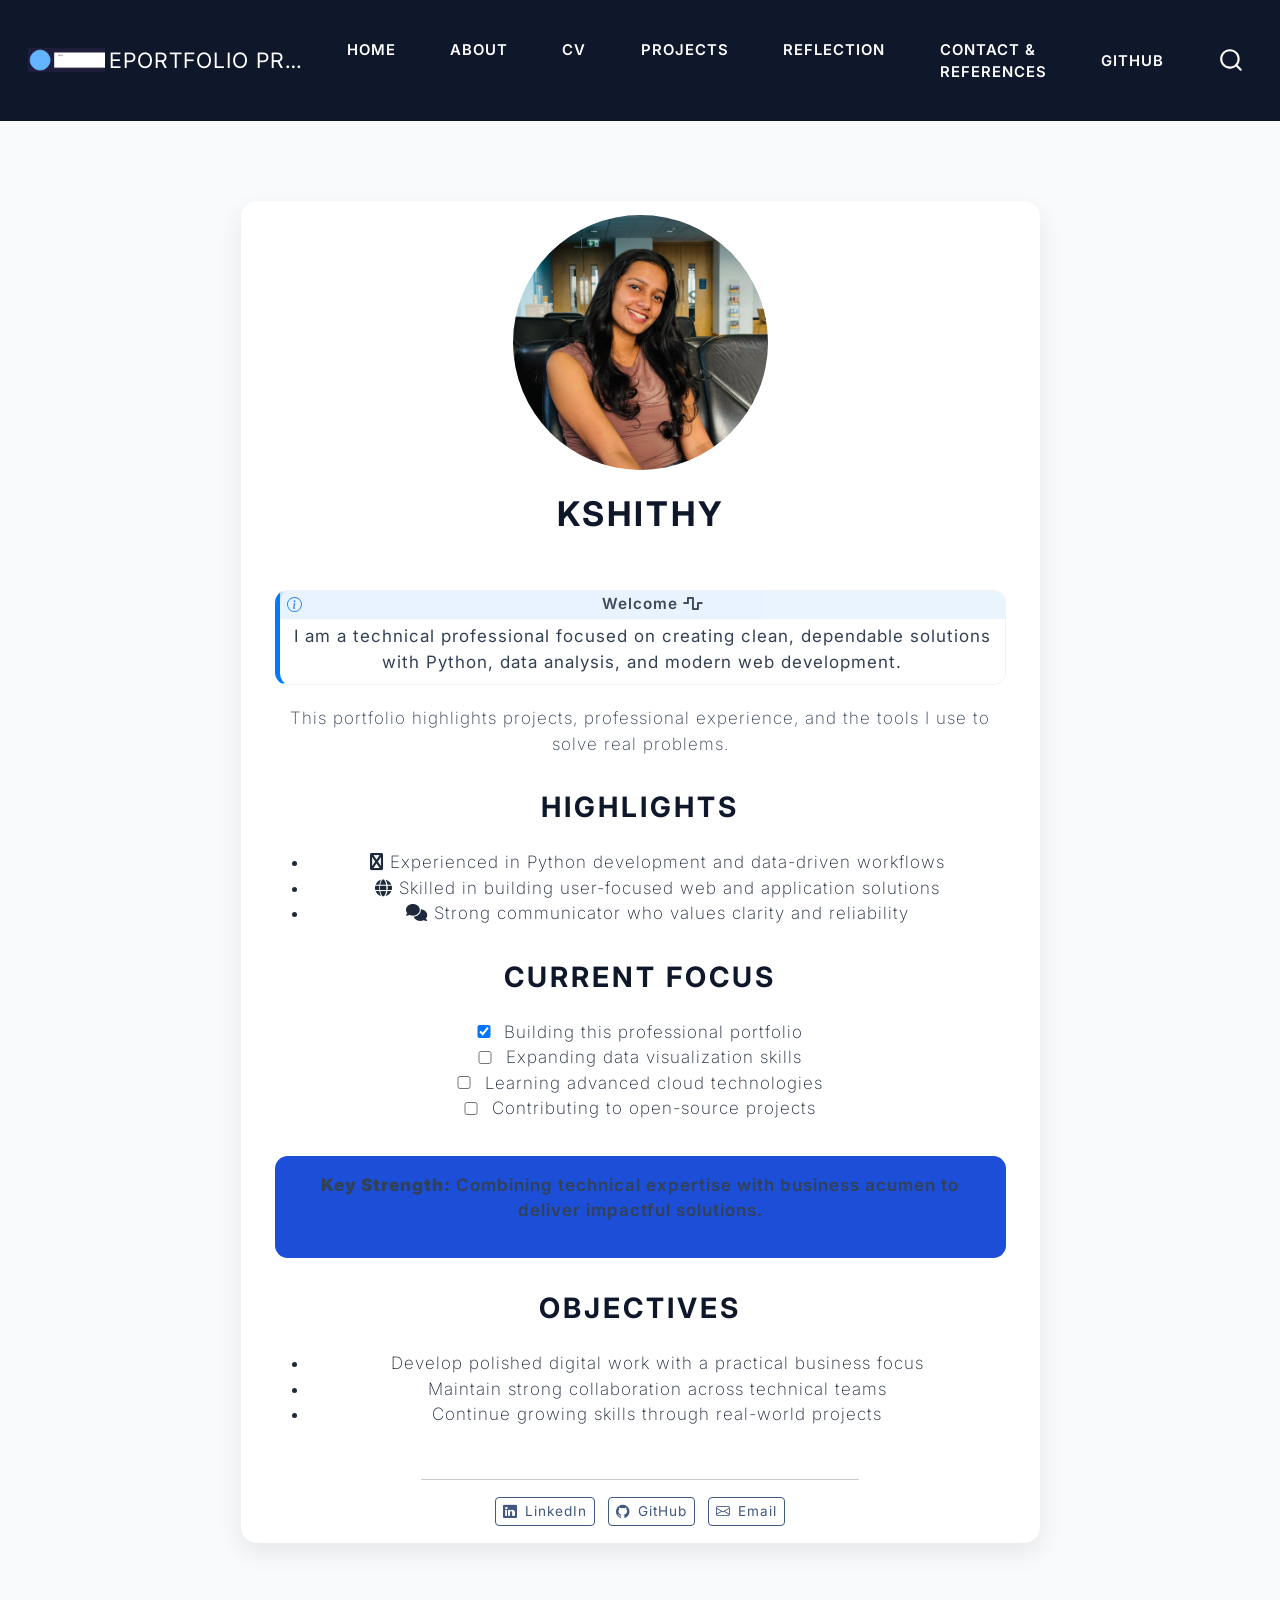
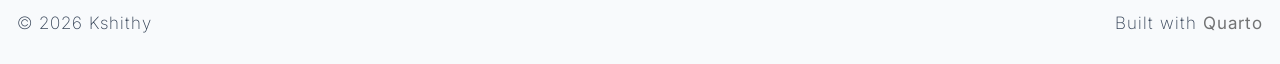
<file: docs/index.html>
<!DOCTYPE html>
<html xmlns="http://www.w3.org/1999/xhtml" lang="en" xml:lang="en"><head>

<meta charset="utf-8">
<meta name="generator" content="quarto-1.9.37">

<meta name="viewport" content="width=device-width, initial-scale=1.0, user-scalable=yes">


<title>Kshithy – ePortfolio Project</title>
<style>
/* Default styles provided by pandoc.
** See https://pandoc.org/MANUAL.html#variables-for-html for config info.
*/
code{white-space: pre-wrap;}
span.smallcaps{font-variant: small-caps;}
div.columns{display: flex; gap: min(4vw, 1.5em);}
div.column{flex: auto; overflow-x: auto;}
div.hanging-indent{margin-left: 1.5em; text-indent: -1.5em;}
ul.task-list{list-style: none;}
ul.task-list li input[type="checkbox"] {
  width: 0.8em;
  margin: 0 0.8em 0.2em -1em; /* quarto-specific, see https://github.com/quarto-dev/quarto-cli/issues/4556 */ 
  vertical-align: middle;
}
</style>


<script src="site_libs/quarto-nav/quarto-nav.js"></script>
<script src="site_libs/quarto-nav/headroom.min.js"></script>
<script src="site_libs/clipboard/clipboard.min.js"></script>
<script src="site_libs/quarto-search/autocomplete.umd.js"></script>
<script src="site_libs/quarto-search/fuse.min.js"></script>
<script src="site_libs/quarto-search/quarto-search.js"></script>
<meta name="quarto:offset" content="./">
<script src="site_libs/quarto-html/quarto.js" type="module"></script>
<script src="site_libs/quarto-html/tabsets/tabsets.js" type="module"></script>
<script src="site_libs/quarto-html/popper.min.js"></script>
<script src="site_libs/quarto-html/tippy.umd.min.js"></script>
<link href="site_libs/quarto-html/tippy.css" rel="stylesheet">
<link href="site_libs/quarto-html/quarto-syntax-highlighting-7f8f88aac4f3542376d5c11b86a4c14d.css" rel="stylesheet" id="quarto-text-highlighting-styles">
<script src="site_libs/bootstrap/bootstrap.min.js"></script>
<link href="site_libs/bootstrap/bootstrap-icons.css" rel="stylesheet">
<link href="site_libs/bootstrap/bootstrap-4adbd6f74df824b0f58ebcffa012f4ee.min.css" rel="stylesheet" append-hash="true" id="quarto-bootstrap" data-mode="light">
<link href="site_libs/quarto-contrib/fontawesome6-6.7.2/all.min.css" rel="stylesheet">
<link href="site_libs/quarto-contrib/fontawesome6-6.7.2/latex-fontsize.css" rel="stylesheet">
<script id="quarto-search-options" type="application/json">{
  "location": "navbar",
  "copy-button": false,
  "collapse-after": 3,
  "panel-placement": "end",
  "type": "overlay",
  "limit": 50,
  "keyboard-shortcut": [
    "f",
    "/",
    "s"
  ],
  "show-item-context": false,
  "language": {
    "search-no-results-text": "No results",
    "search-matching-documents-text": "matching documents",
    "search-copy-link-title": "Copy link to search",
    "search-hide-matches-text": "Hide additional matches",
    "search-more-match-text": "more match in this document",
    "search-more-matches-text": "more matches in this document",
    "search-clear-button-title": "Clear",
    "search-text-placeholder": "",
    "search-detached-cancel-button-title": "Cancel",
    "search-submit-button-title": "Submit",
    "search-label": "Search"
  }
}</script>


</head>

<body class="nav-fixed fullcontent quarto-light">

<div id="quarto-search-results"></div>
  <header id="quarto-header" class="headroom fixed-top">
    <nav class="navbar navbar-expand-lg " data-bs-theme="dark">
      <div class="navbar-container container-fluid">
      <div class="navbar-brand-container mx-auto">
    <a href="./index.html" class="navbar-brand navbar-brand-logo">
    <img src="./images/logo.png" alt="" class="navbar-logo light-content">
    <img src="./images/logo.png" alt="" class="navbar-logo dark-content">
    </a>
    <a class="navbar-brand" href="./index.html">
    <span class="navbar-title">ePortfolio Project</span>
    </a>
  </div>
            <div id="quarto-search" class="" title="Search"></div>
          <button class="navbar-toggler" type="button" data-bs-toggle="collapse" data-bs-target="#navbarCollapse" aria-controls="navbarCollapse" role="menu" aria-expanded="false" aria-label="Toggle navigation" onclick="if (window.quartoToggleHeadroom) { window.quartoToggleHeadroom(); }">
  <span class="navbar-toggler-icon"></span>
</button>
          <div class="collapse navbar-collapse" id="navbarCollapse">
            <ul class="navbar-nav navbar-nav-scroll me-auto">
  <li class="nav-item">
    <a class="nav-link active" href="./index.html" aria-current="page"> 
<span class="menu-text">Home</span></a>
  </li>  
  <li class="nav-item">
    <a class="nav-link" href="./about.html"> 
<span class="menu-text">About</span></a>
  </li>  
  <li class="nav-item">
    <a class="nav-link" href="./cv.html" target="_blank"> 
<span class="menu-text">CV</span></a>
  </li>  
  <li class="nav-item">
    <a class="nav-link" href="./projects/index.html"> 
<span class="menu-text">Projects</span></a>
  </li>  
  <li class="nav-item">
    <a class="nav-link" href="./reflection.html"> 
<span class="menu-text">Reflection</span></a>
  </li>  
  <li class="nav-item">
    <a class="nav-link" href="./contact.html"> 
<span class="menu-text">Contact &amp; References</span></a>
  </li>  
</ul>
            <ul class="navbar-nav navbar-nav-scroll ms-auto">
  <li class="nav-item">
    <a class="nav-link" href="https://github.com/kshithy2000-png" target="_blank"> 
<span class="menu-text">GitHub</span></a>
  </li>  
</ul>
          </div> <!-- /navcollapse -->
            <div class="quarto-navbar-tools">
</div>
      </div> <!-- /container-fluid -->
    </nav>
</header>
<!-- content -->
<div id="quarto-content" class="quarto-container page-columns page-rows-contents page-layout-article page-navbar">
<!-- sidebar -->
<!-- margin-sidebar -->
    
<!-- main -->
<div class="quarto-about-jolla">
  <img src="images/profile.jpg" class="about-image
  round " style="height: 15em; width: 15em;">
 <header id="title-block-header" class="quarto-title-block default">
<div class="quarto-title">
<h1 class="title">Kshithy</h1>
</div>
<div class="quarto-title-meta">
  </div>
</header><main class="content" id="quarto-document-content">
<div class="callout callout-style-default callout-note callout-titled">
<div class="callout-header d-flex align-content-center">
<div class="callout-icon-container">
<i class="callout-icon"></i>
</div>
<div class="callout-title-container flex-fill">
<span class="screen-reader-only">Note</span>Welcome <i class="fa-solid fa-wave-square" aria-label="wave-square"></i>
</div>
</div>
<div class="callout-body-container callout-body">
<p>I am a technical professional focused on creating clean, dependable solutions with Python, data analysis, and modern web development.</p>
</div>
</div>
<p>This portfolio highlights projects, professional experience, and the tools I use to solve real problems.</p>
<section id="highlights" class="level2">
<h2 data-anchor-id="highlights">Highlights</h2>
<ul>
<li><i class="fa-solid fa-python" aria-label="python"></i> Experienced in Python development and data-driven workflows</li>
<li><i class="fa-solid fa-globe" aria-label="globe"></i> Skilled in building user-focused web and application solutions</li>
<li><i class="fa-solid fa-comments" aria-label="comments"></i> Strong communicator who values clarity and reliability</li>
</ul>
</section>
<section id="current-focus" class="level2">
<h2 data-anchor-id="current-focus">Current Focus</h2>
<ul class="task-list">
<li><label><input type="checkbox" checked="">Building this professional portfolio</label></li>
<li><label><input type="checkbox">Expanding data visualization skills</label></li>
<li><label><input type="checkbox">Learning advanced cloud technologies</label></li>
<li><label><input type="checkbox">Contributing to open-source projects</label></li>
</ul>
<div class="highlight-box bg-primary text-white p-3 rounded">
<p><strong>Key Strength:</strong> Combining technical expertise with business acumen to deliver impactful solutions.</p>
</div>
</section>
<section id="objectives" class="level2">
<h2 data-anchor-id="objectives">Objectives</h2>
<ul>
<li>Develop polished digital work with a practical business focus</li>
<li>Maintain strong collaboration across technical teams</li>
<li>Continue growing skills through real-world projects</li>
</ul>


</section>
</main> 
  <hr class="about-sep">
   <div class="about-links">
  <a href="https://www.linkedin.com/in/kshithy-ravindran-443189266/" class="about-link" rel="" target="">
    <i class="bi bi-linkedin"></i>
     <span class="about-link-text">LinkedIn</span>
  </a>
  <a href="https://github.com/kshithy2000-png" class="about-link" rel="" target="">
    <i class="bi bi-github"></i>
     <span class="about-link-text">GitHub</span>
  </a>
  <a href="mailto:contact@kshithy.com" class="about-link" rel="" target="">
    <i class="bi bi-envelope"></i>
     <span class="about-link-text">Email</span>
  </a>
</div>
</div>
 <!-- /main -->
<script id="quarto-html-after-body" type="application/javascript">
  window.document.addEventListener("DOMContentLoaded", function (event) {
    const isCodeAnnotation = (el) => {
      for (const clz of el.classList) {
        if (clz.startsWith('code-annotation-')) {                     
          return true;
        }
      }
      return false;
    }
    const onCopySuccess = function(e) {
      // button target
      const button = e.trigger;
      // don't keep focus
      button.blur();
      // flash "checked"
      button.classList.add('code-copy-button-checked');
      var currentTitle = button.getAttribute("title");
      button.setAttribute("title", "Copied!");
      let tooltip;
      if (window.bootstrap) {
        button.setAttribute("data-bs-toggle", "tooltip");
        button.setAttribute("data-bs-placement", "left");
        button.setAttribute("data-bs-title", "Copied!");
        tooltip = new bootstrap.Tooltip(button, 
          { trigger: "manual", 
            customClass: "code-copy-button-tooltip",
            offset: [0, -8]});
        tooltip.show();    
      }
      setTimeout(function() {
        if (tooltip) {
          tooltip.hide();
          button.removeAttribute("data-bs-title");
          button.removeAttribute("data-bs-toggle");
          button.removeAttribute("data-bs-placement");
        }
        button.setAttribute("title", currentTitle);
        button.classList.remove('code-copy-button-checked');
      }, 1000);
      // clear code selection
      e.clearSelection();
    }
    const getTextToCopy = function(trigger) {
      const outerScaffold = trigger.parentElement.cloneNode(true);
      const codeEl = outerScaffold.querySelector('code');
      for (const childEl of codeEl.children) {
        if (isCodeAnnotation(childEl)) {
          childEl.remove();
        }
      }
      return codeEl.innerText;
    }
    const clipboard = new window.ClipboardJS('.code-copy-button:not([data-in-quarto-modal])', {
      text: getTextToCopy
    });
    clipboard.on('success', onCopySuccess);
    if (window.document.getElementById('quarto-embedded-source-code-modal')) {
      const clipboardModal = new window.ClipboardJS('.code-copy-button[data-in-quarto-modal]', {
        text: getTextToCopy,
        container: window.document.getElementById('quarto-embedded-source-code-modal')
      });
      clipboardModal.on('success', onCopySuccess);
    }
      var localhostRegex = new RegExp(/^(?:http|https):\/\/localhost\:?[0-9]*\//);
      var mailtoRegex = new RegExp(/^mailto:/);
        var filterRegex = new RegExp('/' + window.location.host + '/');
      var isInternal = (href) => {
          return filterRegex.test(href) || localhostRegex.test(href) || mailtoRegex.test(href);
      }
      // Inspect non-navigation links and adorn them if external
     var links = window.document.querySelectorAll('a[href]:not(.nav-link):not(.navbar-brand):not(.toc-action):not(.sidebar-link):not(.sidebar-item-toggle):not(.pagination-link):not(.no-external):not([aria-hidden]):not(.dropdown-item):not(.quarto-navigation-tool):not(.about-link)');
      for (var i=0; i<links.length; i++) {
        const link = links[i];
        if (!isInternal(link.href)) {
          // undo the damage that might have been done by quarto-nav.js in the case of
          // links that we want to consider external
          if (link.dataset.originalHref !== undefined) {
            link.href = link.dataset.originalHref;
          }
        }
      }
    function tippyHover(el, contentFn, onTriggerFn, onUntriggerFn) {
      const config = {
        allowHTML: true,
        maxWidth: 500,
        delay: 100,
        arrow: false,
        appendTo: function(el) {
            return el.parentElement;
        },
        interactive: true,
        interactiveBorder: 10,
        theme: 'quarto',
        placement: 'bottom-start',
      };
      if (contentFn) {
        config.content = contentFn;
      }
      if (onTriggerFn) {
        config.onTrigger = onTriggerFn;
      }
      if (onUntriggerFn) {
        config.onUntrigger = onUntriggerFn;
      }
      window.tippy(el, config); 
    }
    const noterefs = window.document.querySelectorAll('a[role="doc-noteref"]');
    for (var i=0; i<noterefs.length; i++) {
      const ref = noterefs[i];
      tippyHover(ref, function() {
        // use id or data attribute instead here
        let href = ref.getAttribute('data-footnote-href') || ref.getAttribute('href');
        try { href = new URL(href).hash; } catch {}
        const id = href.replace(/^#\/?/, "");
        const note = window.document.getElementById(id);
        if (note) {
          return note.innerHTML;
        } else {
          return "";
        }
      });
    }
    const xrefs = window.document.querySelectorAll('a.quarto-xref');
    const processXRef = (id, note) => {
      // Strip column container classes
      const stripColumnClz = (el) => {
        el.classList.remove("page-full", "page-columns");
        if (el.children) {
          for (const child of el.children) {
            stripColumnClz(child);
          }
        }
      }
      stripColumnClz(note)
      if (id === null || id.startsWith('sec-')) {
        // Special case sections, only their first couple elements
        const container = document.createElement("div");
        if (note.children && note.children.length > 2) {
          container.appendChild(note.children[0].cloneNode(true));
          for (let i = 1; i < note.children.length; i++) {
            const child = note.children[i];
            if (child.tagName === "P" && child.innerText === "") {
              continue;
            } else {
              container.appendChild(child.cloneNode(true));
              break;
            }
          }
          if (window.Quarto?.typesetMath) {
            window.Quarto.typesetMath(container);
          }
          return container.innerHTML
        } else {
          if (window.Quarto?.typesetMath) {
            window.Quarto.typesetMath(note);
          }
          return note.innerHTML;
        }
      } else {
        // Remove any anchor links if they are present
        const anchorLink = note.querySelector('a.anchorjs-link');
        if (anchorLink) {
          anchorLink.remove();
        }
        if (window.Quarto?.typesetMath) {
          window.Quarto.typesetMath(note);
        }
        if (note.classList.contains("callout")) {
          return note.outerHTML;
        } else {
          return note.innerHTML;
        }
      }
    }
    for (var i=0; i<xrefs.length; i++) {
      const xref = xrefs[i];
      tippyHover(xref, undefined, function(instance) {
        instance.disable();
        let url = xref.getAttribute('href');
        let hash = undefined; 
        if (url.startsWith('#')) {
          hash = url;
        } else {
          try { hash = new URL(url).hash; } catch {}
        }
        if (hash) {
          const id = hash.replace(/^#\/?/, "");
          const note = window.document.getElementById(id);
          if (note !== null) {
            try {
              const html = processXRef(id, note.cloneNode(true));
              instance.setContent(html);
            } finally {
              instance.enable();
              instance.show();
            }
          } else {
            // See if we can fetch this
            fetch(url.split('#')[0])
            .then(res => res.text())
            .then(html => {
              const parser = new DOMParser();
              const htmlDoc = parser.parseFromString(html, "text/html");
              const note = htmlDoc.getElementById(id);
              if (note !== null) {
                const html = processXRef(id, note);
                instance.setContent(html);
              } 
            }).finally(() => {
              instance.enable();
              instance.show();
            });
          }
        } else {
          // See if we can fetch a full url (with no hash to target)
          // This is a special case and we should probably do some content thinning / targeting
          fetch(url)
          .then(res => res.text())
          .then(html => {
            const parser = new DOMParser();
            const htmlDoc = parser.parseFromString(html, "text/html");
            const note = htmlDoc.querySelector('main.content');
            if (note !== null) {
              // This should only happen for chapter cross references
              // (since there is no id in the URL)
              // remove the first header
              if (note.children.length > 0 && note.children[0].tagName === "HEADER") {
                note.children[0].remove();
              }
              const html = processXRef(null, note);
              instance.setContent(html);
            } 
          }).finally(() => {
            instance.enable();
            instance.show();
          });
        }
      }, function(instance) {
      });
    }
        let selectedAnnoteEl;
        const selectorForAnnotation = ( cell, annotation) => {
          let cellAttr = 'data-code-cell="' + cell + '"';
          let lineAttr = 'data-code-annotation="' +  annotation + '"';
          const selector = 'span[' + cellAttr + '][' + lineAttr + ']';
          return selector;
        }
        const selectCodeLines = (annoteEl) => {
          const doc = window.document;
          const targetCell = annoteEl.getAttribute("data-target-cell");
          const targetAnnotation = annoteEl.getAttribute("data-target-annotation");
          const annoteSpan = window.document.querySelector(selectorForAnnotation(targetCell, targetAnnotation));
          const lines = annoteSpan.getAttribute("data-code-lines").split(",");
          const lineIds = lines.map((line) => {
            return targetCell + "-" + line;
          })
          let top = null;
          let height = null;
          let parent = null;
          if (lineIds.length > 0) {
              //compute the position of the single el (top and bottom and make a div)
              const el = window.document.getElementById(lineIds[0]);
              top = el.offsetTop;
              height = el.offsetHeight;
              parent = el.parentElement.parentElement;
            if (lineIds.length > 1) {
              const lastEl = window.document.getElementById(lineIds[lineIds.length - 1]);
              const bottom = lastEl.offsetTop + lastEl.offsetHeight;
              height = bottom - top;
            }
            if (top !== null && height !== null && parent !== null) {
              // cook up a div (if necessary) and position it 
              let div = window.document.getElementById("code-annotation-line-highlight");
              if (div === null) {
                div = window.document.createElement("div");
                div.setAttribute("id", "code-annotation-line-highlight");
                div.style.position = 'absolute';
                parent.appendChild(div);
              }
              div.style.top = top - 2 + "px";
              div.style.height = height + 4 + "px";
              div.style.left = 0;
              let gutterDiv = window.document.getElementById("code-annotation-line-highlight-gutter");
              if (gutterDiv === null) {
                gutterDiv = window.document.createElement("div");
                gutterDiv.setAttribute("id", "code-annotation-line-highlight-gutter");
                gutterDiv.style.position = 'absolute';
                const codeCell = window.document.getElementById(targetCell);
                const gutter = codeCell.querySelector('.code-annotation-gutter');
                gutter.appendChild(gutterDiv);
              }
              gutterDiv.style.top = top - 2 + "px";
              gutterDiv.style.height = height + 4 + "px";
            }
            selectedAnnoteEl = annoteEl;
          }
        };
        const unselectCodeLines = () => {
          const elementsIds = ["code-annotation-line-highlight", "code-annotation-line-highlight-gutter"];
          elementsIds.forEach((elId) => {
            const div = window.document.getElementById(elId);
            if (div) {
              div.remove();
            }
          });
          selectedAnnoteEl = undefined;
        };
          // Handle positioning of the toggle
      window.addEventListener(
        "resize",
        throttle(() => {
          elRect = undefined;
          if (selectedAnnoteEl) {
            selectCodeLines(selectedAnnoteEl);
          }
        }, 10)
      );
      function throttle(fn, ms) {
      let throttle = false;
      let timer;
        return (...args) => {
          if(!throttle) { // first call gets through
              fn.apply(this, args);
              throttle = true;
          } else { // all the others get throttled
              if(timer) clearTimeout(timer); // cancel #2
              timer = setTimeout(() => {
                fn.apply(this, args);
                timer = throttle = false;
              }, ms);
          }
        };
      }
        // Attach click handler to the DT
        const annoteDls = window.document.querySelectorAll('dt[data-target-cell]');
        for (const annoteDlNode of annoteDls) {
          annoteDlNode.addEventListener('click', (event) => {
            const clickedEl = event.target;
            if (clickedEl !== selectedAnnoteEl) {
              unselectCodeLines();
              const activeEl = window.document.querySelector('dt[data-target-cell].code-annotation-active');
              if (activeEl) {
                activeEl.classList.remove('code-annotation-active');
              }
              selectCodeLines(clickedEl);
              clickedEl.classList.add('code-annotation-active');
            } else {
              // Unselect the line
              unselectCodeLines();
              clickedEl.classList.remove('code-annotation-active');
            }
          });
        }
    const findCites = (el) => {
      const parentEl = el.parentElement;
      if (parentEl) {
        const cites = parentEl.dataset.cites;
        if (cites) {
          return {
            el,
            cites: cites.split(' ')
          };
        } else {
          return findCites(el.parentElement)
        }
      } else {
        return undefined;
      }
    };
    var bibliorefs = window.document.querySelectorAll('a[role="doc-biblioref"]');
    for (var i=0; i<bibliorefs.length; i++) {
      const ref = bibliorefs[i];
      const citeInfo = findCites(ref);
      if (citeInfo) {
        tippyHover(citeInfo.el, function() {
          var popup = window.document.createElement('div');
          citeInfo.cites.forEach(function(cite) {
            var citeDiv = window.document.createElement('div');
            citeDiv.classList.add('hanging-indent');
            citeDiv.classList.add('csl-entry');
            var biblioDiv = window.document.getElementById('ref-' + cite);
            if (biblioDiv) {
              citeDiv.innerHTML = biblioDiv.innerHTML;
            }
            popup.appendChild(citeDiv);
          });
          return popup.innerHTML;
        });
      }
    }
  });
  </script>
</div> <!-- /content -->
<footer class="footer">
  <div class="nav-footer">
    <div class="nav-footer-left">
<p>© 2026 Kshithy</p>
</div>   
    <div class="nav-footer-center">
      &nbsp;
    </div>
    <div class="nav-footer-right">
<p>Built with <a href="https://quarto.org/">Quarto</a></p>
</div>
  </div>
</footer>




</body></html>
</file>
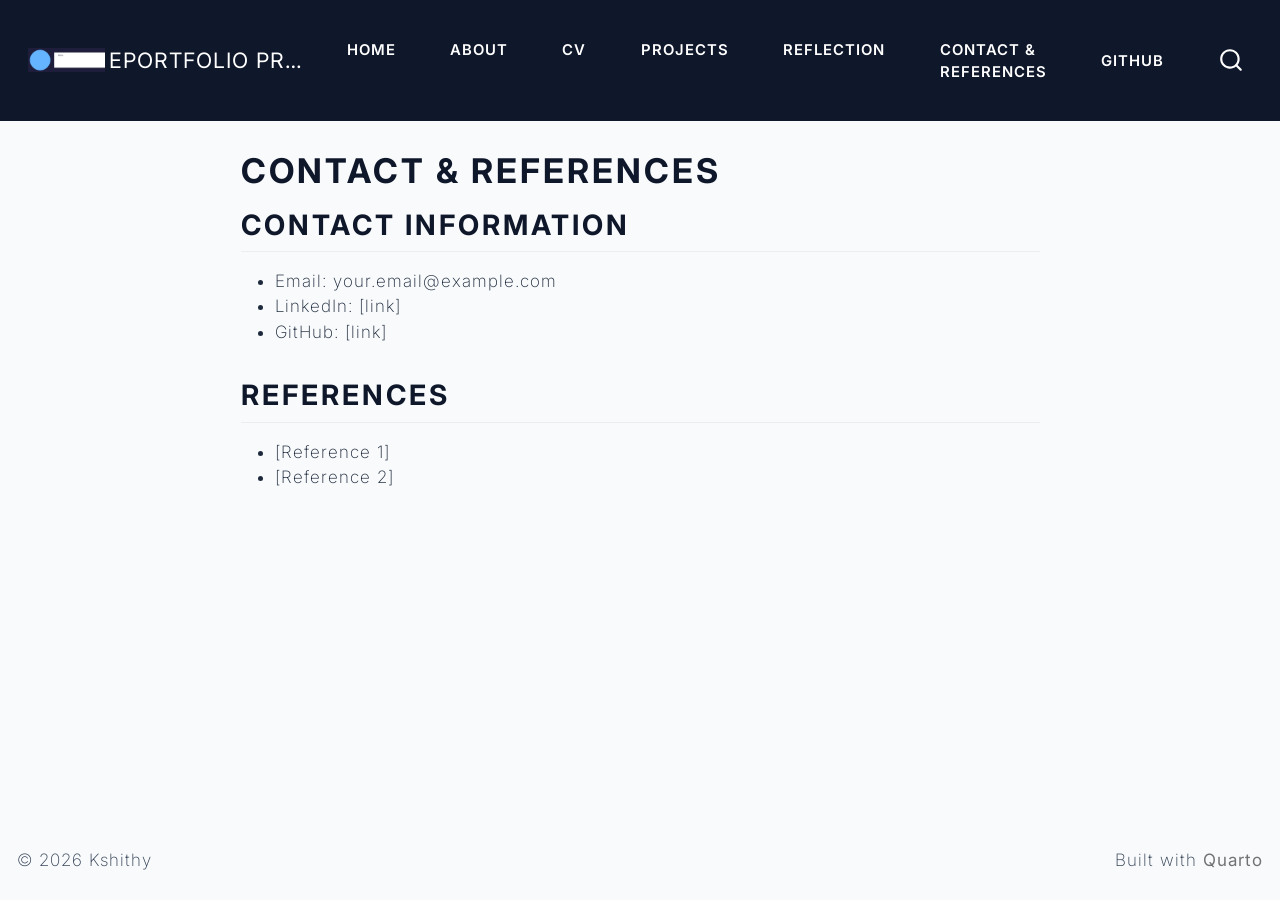
<file: docs/contact.html>
<!DOCTYPE html>
<html xmlns="http://www.w3.org/1999/xhtml" lang="en" xml:lang="en"><head>

<meta charset="utf-8">
<meta name="generator" content="quarto-1.9.37">

<meta name="viewport" content="width=device-width, initial-scale=1.0, user-scalable=yes">


<title>Contact &amp; References – ePortfolio Project</title>
<style>
/* Default styles provided by pandoc.
** See https://pandoc.org/MANUAL.html#variables-for-html for config info.
*/
code{white-space: pre-wrap;}
span.smallcaps{font-variant: small-caps;}
div.columns{display: flex; gap: min(4vw, 1.5em);}
div.column{flex: auto; overflow-x: auto;}
div.hanging-indent{margin-left: 1.5em; text-indent: -1.5em;}
ul.task-list{list-style: none;}
ul.task-list li input[type="checkbox"] {
  width: 0.8em;
  margin: 0 0.8em 0.2em -1em; /* quarto-specific, see https://github.com/quarto-dev/quarto-cli/issues/4556 */ 
  vertical-align: middle;
}
</style>


<script src="site_libs/quarto-nav/quarto-nav.js"></script>
<script src="site_libs/quarto-nav/headroom.min.js"></script>
<script src="site_libs/clipboard/clipboard.min.js"></script>
<script src="site_libs/quarto-search/autocomplete.umd.js"></script>
<script src="site_libs/quarto-search/fuse.min.js"></script>
<script src="site_libs/quarto-search/quarto-search.js"></script>
<meta name="quarto:offset" content="./">
<script src="site_libs/quarto-html/quarto.js" type="module"></script>
<script src="site_libs/quarto-html/tabsets/tabsets.js" type="module"></script>
<script src="site_libs/quarto-html/popper.min.js"></script>
<script src="site_libs/quarto-html/tippy.umd.min.js"></script>
<script src="site_libs/quarto-html/anchor.min.js"></script>
<link href="site_libs/quarto-html/tippy.css" rel="stylesheet">
<link href="site_libs/quarto-html/quarto-syntax-highlighting-7f8f88aac4f3542376d5c11b86a4c14d.css" rel="stylesheet" id="quarto-text-highlighting-styles">
<script src="site_libs/bootstrap/bootstrap.min.js"></script>
<link href="site_libs/bootstrap/bootstrap-icons.css" rel="stylesheet">
<link href="site_libs/bootstrap/bootstrap-4adbd6f74df824b0f58ebcffa012f4ee.min.css" rel="stylesheet" append-hash="true" id="quarto-bootstrap" data-mode="light">
<script id="quarto-search-options" type="application/json">{
  "location": "navbar",
  "copy-button": false,
  "collapse-after": 3,
  "panel-placement": "end",
  "type": "overlay",
  "limit": 50,
  "keyboard-shortcut": [
    "f",
    "/",
    "s"
  ],
  "show-item-context": false,
  "language": {
    "search-no-results-text": "No results",
    "search-matching-documents-text": "matching documents",
    "search-copy-link-title": "Copy link to search",
    "search-hide-matches-text": "Hide additional matches",
    "search-more-match-text": "more match in this document",
    "search-more-matches-text": "more matches in this document",
    "search-clear-button-title": "Clear",
    "search-text-placeholder": "",
    "search-detached-cancel-button-title": "Cancel",
    "search-submit-button-title": "Submit",
    "search-label": "Search"
  }
}</script>


</head>

<body class="nav-fixed fullcontent quarto-light">

<div id="quarto-search-results"></div>
  <header id="quarto-header" class="headroom fixed-top">
    <nav class="navbar navbar-expand-lg " data-bs-theme="dark">
      <div class="navbar-container container-fluid">
      <div class="navbar-brand-container mx-auto">
    <a href="./index.html" class="navbar-brand navbar-brand-logo">
    <img src="./images/logo.png" alt="" class="navbar-logo light-content">
    <img src="./images/logo.png" alt="" class="navbar-logo dark-content">
    </a>
    <a class="navbar-brand" href="./index.html">
    <span class="navbar-title">ePortfolio Project</span>
    </a>
  </div>
            <div id="quarto-search" class="" title="Search"></div>
          <button class="navbar-toggler" type="button" data-bs-toggle="collapse" data-bs-target="#navbarCollapse" aria-controls="navbarCollapse" role="menu" aria-expanded="false" aria-label="Toggle navigation" onclick="if (window.quartoToggleHeadroom) { window.quartoToggleHeadroom(); }">
  <span class="navbar-toggler-icon"></span>
</button>
          <div class="collapse navbar-collapse" id="navbarCollapse">
            <ul class="navbar-nav navbar-nav-scroll me-auto">
  <li class="nav-item">
    <a class="nav-link" href="./index.html"> 
<span class="menu-text">Home</span></a>
  </li>  
  <li class="nav-item">
    <a class="nav-link" href="./about.html"> 
<span class="menu-text">About</span></a>
  </li>  
  <li class="nav-item">
    <a class="nav-link" href="./cv.html" target="_blank"> 
<span class="menu-text">CV</span></a>
  </li>  
  <li class="nav-item">
    <a class="nav-link" href="./projects/index.html"> 
<span class="menu-text">Projects</span></a>
  </li>  
  <li class="nav-item">
    <a class="nav-link" href="./reflection.html"> 
<span class="menu-text">Reflection</span></a>
  </li>  
  <li class="nav-item">
    <a class="nav-link active" href="./contact.html" aria-current="page"> 
<span class="menu-text">Contact &amp; References</span></a>
  </li>  
</ul>
            <ul class="navbar-nav navbar-nav-scroll ms-auto">
  <li class="nav-item">
    <a class="nav-link" href="https://github.com/kshithy2000-png" target="_blank"> 
<span class="menu-text">GitHub</span></a>
  </li>  
</ul>
          </div> <!-- /navcollapse -->
            <div class="quarto-navbar-tools">
</div>
      </div> <!-- /container-fluid -->
    </nav>
</header>
<!-- content -->
<div id="quarto-content" class="quarto-container page-columns page-rows-contents page-layout-article page-navbar">
<!-- sidebar -->
<!-- margin-sidebar -->
    
<!-- main -->
<main class="content" id="quarto-document-content">

<header id="title-block-header" class="quarto-title-block default">
<div class="quarto-title">
<h1 class="title">Contact &amp; References</h1>
</div>



<div class="quarto-title-meta">

    
  
    
  </div>
  


</header>


<section id="contact-information" class="level2">
<h2 class="anchored" data-anchor-id="contact-information">Contact Information</h2>
<ul>
<li>Email: your.email@example.com</li>
<li>LinkedIn: [link]</li>
<li>GitHub: [link]</li>
</ul>
</section>
<section id="references" class="level2">
<h2 class="anchored" data-anchor-id="references">References</h2>
<ul>
<li>[Reference 1]</li>
<li>[Reference 2]</li>
</ul>


</section>

</main> <!-- /main -->
<script id="quarto-html-after-body" type="application/javascript">
  window.document.addEventListener("DOMContentLoaded", function (event) {
    const icon = "";
    const anchorJS = new window.AnchorJS();
    anchorJS.options = {
      placement: 'right',
      icon: icon
    };
    anchorJS.add('.anchored');
    const isCodeAnnotation = (el) => {
      for (const clz of el.classList) {
        if (clz.startsWith('code-annotation-')) {                     
          return true;
        }
      }
      return false;
    }
    const onCopySuccess = function(e) {
      // button target
      const button = e.trigger;
      // don't keep focus
      button.blur();
      // flash "checked"
      button.classList.add('code-copy-button-checked');
      var currentTitle = button.getAttribute("title");
      button.setAttribute("title", "Copied!");
      let tooltip;
      if (window.bootstrap) {
        button.setAttribute("data-bs-toggle", "tooltip");
        button.setAttribute("data-bs-placement", "left");
        button.setAttribute("data-bs-title", "Copied!");
        tooltip = new bootstrap.Tooltip(button, 
          { trigger: "manual", 
            customClass: "code-copy-button-tooltip",
            offset: [0, -8]});
        tooltip.show();    
      }
      setTimeout(function() {
        if (tooltip) {
          tooltip.hide();
          button.removeAttribute("data-bs-title");
          button.removeAttribute("data-bs-toggle");
          button.removeAttribute("data-bs-placement");
        }
        button.setAttribute("title", currentTitle);
        button.classList.remove('code-copy-button-checked');
      }, 1000);
      // clear code selection
      e.clearSelection();
    }
    const getTextToCopy = function(trigger) {
      const outerScaffold = trigger.parentElement.cloneNode(true);
      const codeEl = outerScaffold.querySelector('code');
      for (const childEl of codeEl.children) {
        if (isCodeAnnotation(childEl)) {
          childEl.remove();
        }
      }
      return codeEl.innerText;
    }
    const clipboard = new window.ClipboardJS('.code-copy-button:not([data-in-quarto-modal])', {
      text: getTextToCopy
    });
    clipboard.on('success', onCopySuccess);
    if (window.document.getElementById('quarto-embedded-source-code-modal')) {
      const clipboardModal = new window.ClipboardJS('.code-copy-button[data-in-quarto-modal]', {
        text: getTextToCopy,
        container: window.document.getElementById('quarto-embedded-source-code-modal')
      });
      clipboardModal.on('success', onCopySuccess);
    }
      var localhostRegex = new RegExp(/^(?:http|https):\/\/localhost\:?[0-9]*\//);
      var mailtoRegex = new RegExp(/^mailto:/);
        var filterRegex = new RegExp('/' + window.location.host + '/');
      var isInternal = (href) => {
          return filterRegex.test(href) || localhostRegex.test(href) || mailtoRegex.test(href);
      }
      // Inspect non-navigation links and adorn them if external
     var links = window.document.querySelectorAll('a[href]:not(.nav-link):not(.navbar-brand):not(.toc-action):not(.sidebar-link):not(.sidebar-item-toggle):not(.pagination-link):not(.no-external):not([aria-hidden]):not(.dropdown-item):not(.quarto-navigation-tool):not(.about-link)');
      for (var i=0; i<links.length; i++) {
        const link = links[i];
        if (!isInternal(link.href)) {
          // undo the damage that might have been done by quarto-nav.js in the case of
          // links that we want to consider external
          if (link.dataset.originalHref !== undefined) {
            link.href = link.dataset.originalHref;
          }
        }
      }
    function tippyHover(el, contentFn, onTriggerFn, onUntriggerFn) {
      const config = {
        allowHTML: true,
        maxWidth: 500,
        delay: 100,
        arrow: false,
        appendTo: function(el) {
            return el.parentElement;
        },
        interactive: true,
        interactiveBorder: 10,
        theme: 'quarto',
        placement: 'bottom-start',
      };
      if (contentFn) {
        config.content = contentFn;
      }
      if (onTriggerFn) {
        config.onTrigger = onTriggerFn;
      }
      if (onUntriggerFn) {
        config.onUntrigger = onUntriggerFn;
      }
      window.tippy(el, config); 
    }
    const noterefs = window.document.querySelectorAll('a[role="doc-noteref"]');
    for (var i=0; i<noterefs.length; i++) {
      const ref = noterefs[i];
      tippyHover(ref, function() {
        // use id or data attribute instead here
        let href = ref.getAttribute('data-footnote-href') || ref.getAttribute('href');
        try { href = new URL(href).hash; } catch {}
        const id = href.replace(/^#\/?/, "");
        const note = window.document.getElementById(id);
        if (note) {
          return note.innerHTML;
        } else {
          return "";
        }
      });
    }
    const xrefs = window.document.querySelectorAll('a.quarto-xref');
    const processXRef = (id, note) => {
      // Strip column container classes
      const stripColumnClz = (el) => {
        el.classList.remove("page-full", "page-columns");
        if (el.children) {
          for (const child of el.children) {
            stripColumnClz(child);
          }
        }
      }
      stripColumnClz(note)
      if (id === null || id.startsWith('sec-')) {
        // Special case sections, only their first couple elements
        const container = document.createElement("div");
        if (note.children && note.children.length > 2) {
          container.appendChild(note.children[0].cloneNode(true));
          for (let i = 1; i < note.children.length; i++) {
            const child = note.children[i];
            if (child.tagName === "P" && child.innerText === "") {
              continue;
            } else {
              container.appendChild(child.cloneNode(true));
              break;
            }
          }
          if (window.Quarto?.typesetMath) {
            window.Quarto.typesetMath(container);
          }
          return container.innerHTML
        } else {
          if (window.Quarto?.typesetMath) {
            window.Quarto.typesetMath(note);
          }
          return note.innerHTML;
        }
      } else {
        // Remove any anchor links if they are present
        const anchorLink = note.querySelector('a.anchorjs-link');
        if (anchorLink) {
          anchorLink.remove();
        }
        if (window.Quarto?.typesetMath) {
          window.Quarto.typesetMath(note);
        }
        if (note.classList.contains("callout")) {
          return note.outerHTML;
        } else {
          return note.innerHTML;
        }
      }
    }
    for (var i=0; i<xrefs.length; i++) {
      const xref = xrefs[i];
      tippyHover(xref, undefined, function(instance) {
        instance.disable();
        let url = xref.getAttribute('href');
        let hash = undefined; 
        if (url.startsWith('#')) {
          hash = url;
        } else {
          try { hash = new URL(url).hash; } catch {}
        }
        if (hash) {
          const id = hash.replace(/^#\/?/, "");
          const note = window.document.getElementById(id);
          if (note !== null) {
            try {
              const html = processXRef(id, note.cloneNode(true));
              instance.setContent(html);
            } finally {
              instance.enable();
              instance.show();
            }
          } else {
            // See if we can fetch this
            fetch(url.split('#')[0])
            .then(res => res.text())
            .then(html => {
              const parser = new DOMParser();
              const htmlDoc = parser.parseFromString(html, "text/html");
              const note = htmlDoc.getElementById(id);
              if (note !== null) {
                const html = processXRef(id, note);
                instance.setContent(html);
              } 
            }).finally(() => {
              instance.enable();
              instance.show();
            });
          }
        } else {
          // See if we can fetch a full url (with no hash to target)
          // This is a special case and we should probably do some content thinning / targeting
          fetch(url)
          .then(res => res.text())
          .then(html => {
            const parser = new DOMParser();
            const htmlDoc = parser.parseFromString(html, "text/html");
            const note = htmlDoc.querySelector('main.content');
            if (note !== null) {
              // This should only happen for chapter cross references
              // (since there is no id in the URL)
              // remove the first header
              if (note.children.length > 0 && note.children[0].tagName === "HEADER") {
                note.children[0].remove();
              }
              const html = processXRef(null, note);
              instance.setContent(html);
            } 
          }).finally(() => {
            instance.enable();
            instance.show();
          });
        }
      }, function(instance) {
      });
    }
        let selectedAnnoteEl;
        const selectorForAnnotation = ( cell, annotation) => {
          let cellAttr = 'data-code-cell="' + cell + '"';
          let lineAttr = 'data-code-annotation="' +  annotation + '"';
          const selector = 'span[' + cellAttr + '][' + lineAttr + ']';
          return selector;
        }
        const selectCodeLines = (annoteEl) => {
          const doc = window.document;
          const targetCell = annoteEl.getAttribute("data-target-cell");
          const targetAnnotation = annoteEl.getAttribute("data-target-annotation");
          const annoteSpan = window.document.querySelector(selectorForAnnotation(targetCell, targetAnnotation));
          const lines = annoteSpan.getAttribute("data-code-lines").split(",");
          const lineIds = lines.map((line) => {
            return targetCell + "-" + line;
          })
          let top = null;
          let height = null;
          let parent = null;
          if (lineIds.length > 0) {
              //compute the position of the single el (top and bottom and make a div)
              const el = window.document.getElementById(lineIds[0]);
              top = el.offsetTop;
              height = el.offsetHeight;
              parent = el.parentElement.parentElement;
            if (lineIds.length > 1) {
              const lastEl = window.document.getElementById(lineIds[lineIds.length - 1]);
              const bottom = lastEl.offsetTop + lastEl.offsetHeight;
              height = bottom - top;
            }
            if (top !== null && height !== null && parent !== null) {
              // cook up a div (if necessary) and position it 
              let div = window.document.getElementById("code-annotation-line-highlight");
              if (div === null) {
                div = window.document.createElement("div");
                div.setAttribute("id", "code-annotation-line-highlight");
                div.style.position = 'absolute';
                parent.appendChild(div);
              }
              div.style.top = top - 2 + "px";
              div.style.height = height + 4 + "px";
              div.style.left = 0;
              let gutterDiv = window.document.getElementById("code-annotation-line-highlight-gutter");
              if (gutterDiv === null) {
                gutterDiv = window.document.createElement("div");
                gutterDiv.setAttribute("id", "code-annotation-line-highlight-gutter");
                gutterDiv.style.position = 'absolute';
                const codeCell = window.document.getElementById(targetCell);
                const gutter = codeCell.querySelector('.code-annotation-gutter');
                gutter.appendChild(gutterDiv);
              }
              gutterDiv.style.top = top - 2 + "px";
              gutterDiv.style.height = height + 4 + "px";
            }
            selectedAnnoteEl = annoteEl;
          }
        };
        const unselectCodeLines = () => {
          const elementsIds = ["code-annotation-line-highlight", "code-annotation-line-highlight-gutter"];
          elementsIds.forEach((elId) => {
            const div = window.document.getElementById(elId);
            if (div) {
              div.remove();
            }
          });
          selectedAnnoteEl = undefined;
        };
          // Handle positioning of the toggle
      window.addEventListener(
        "resize",
        throttle(() => {
          elRect = undefined;
          if (selectedAnnoteEl) {
            selectCodeLines(selectedAnnoteEl);
          }
        }, 10)
      );
      function throttle(fn, ms) {
      let throttle = false;
      let timer;
        return (...args) => {
          if(!throttle) { // first call gets through
              fn.apply(this, args);
              throttle = true;
          } else { // all the others get throttled
              if(timer) clearTimeout(timer); // cancel #2
              timer = setTimeout(() => {
                fn.apply(this, args);
                timer = throttle = false;
              }, ms);
          }
        };
      }
        // Attach click handler to the DT
        const annoteDls = window.document.querySelectorAll('dt[data-target-cell]');
        for (const annoteDlNode of annoteDls) {
          annoteDlNode.addEventListener('click', (event) => {
            const clickedEl = event.target;
            if (clickedEl !== selectedAnnoteEl) {
              unselectCodeLines();
              const activeEl = window.document.querySelector('dt[data-target-cell].code-annotation-active');
              if (activeEl) {
                activeEl.classList.remove('code-annotation-active');
              }
              selectCodeLines(clickedEl);
              clickedEl.classList.add('code-annotation-active');
            } else {
              // Unselect the line
              unselectCodeLines();
              clickedEl.classList.remove('code-annotation-active');
            }
          });
        }
    const findCites = (el) => {
      const parentEl = el.parentElement;
      if (parentEl) {
        const cites = parentEl.dataset.cites;
        if (cites) {
          return {
            el,
            cites: cites.split(' ')
          };
        } else {
          return findCites(el.parentElement)
        }
      } else {
        return undefined;
      }
    };
    var bibliorefs = window.document.querySelectorAll('a[role="doc-biblioref"]');
    for (var i=0; i<bibliorefs.length; i++) {
      const ref = bibliorefs[i];
      const citeInfo = findCites(ref);
      if (citeInfo) {
        tippyHover(citeInfo.el, function() {
          var popup = window.document.createElement('div');
          citeInfo.cites.forEach(function(cite) {
            var citeDiv = window.document.createElement('div');
            citeDiv.classList.add('hanging-indent');
            citeDiv.classList.add('csl-entry');
            var biblioDiv = window.document.getElementById('ref-' + cite);
            if (biblioDiv) {
              citeDiv.innerHTML = biblioDiv.innerHTML;
            }
            popup.appendChild(citeDiv);
          });
          return popup.innerHTML;
        });
      }
    }
  });
  </script>
</div> <!-- /content -->
<footer class="footer">
  <div class="nav-footer">
    <div class="nav-footer-left">
<p>© 2026 Kshithy</p>
</div>   
    <div class="nav-footer-center">
      &nbsp;
    </div>
    <div class="nav-footer-right">
<p>Built with <a href="https://quarto.org/">Quarto</a></p>
</div>
  </div>
</footer>




</body></html>
</file>
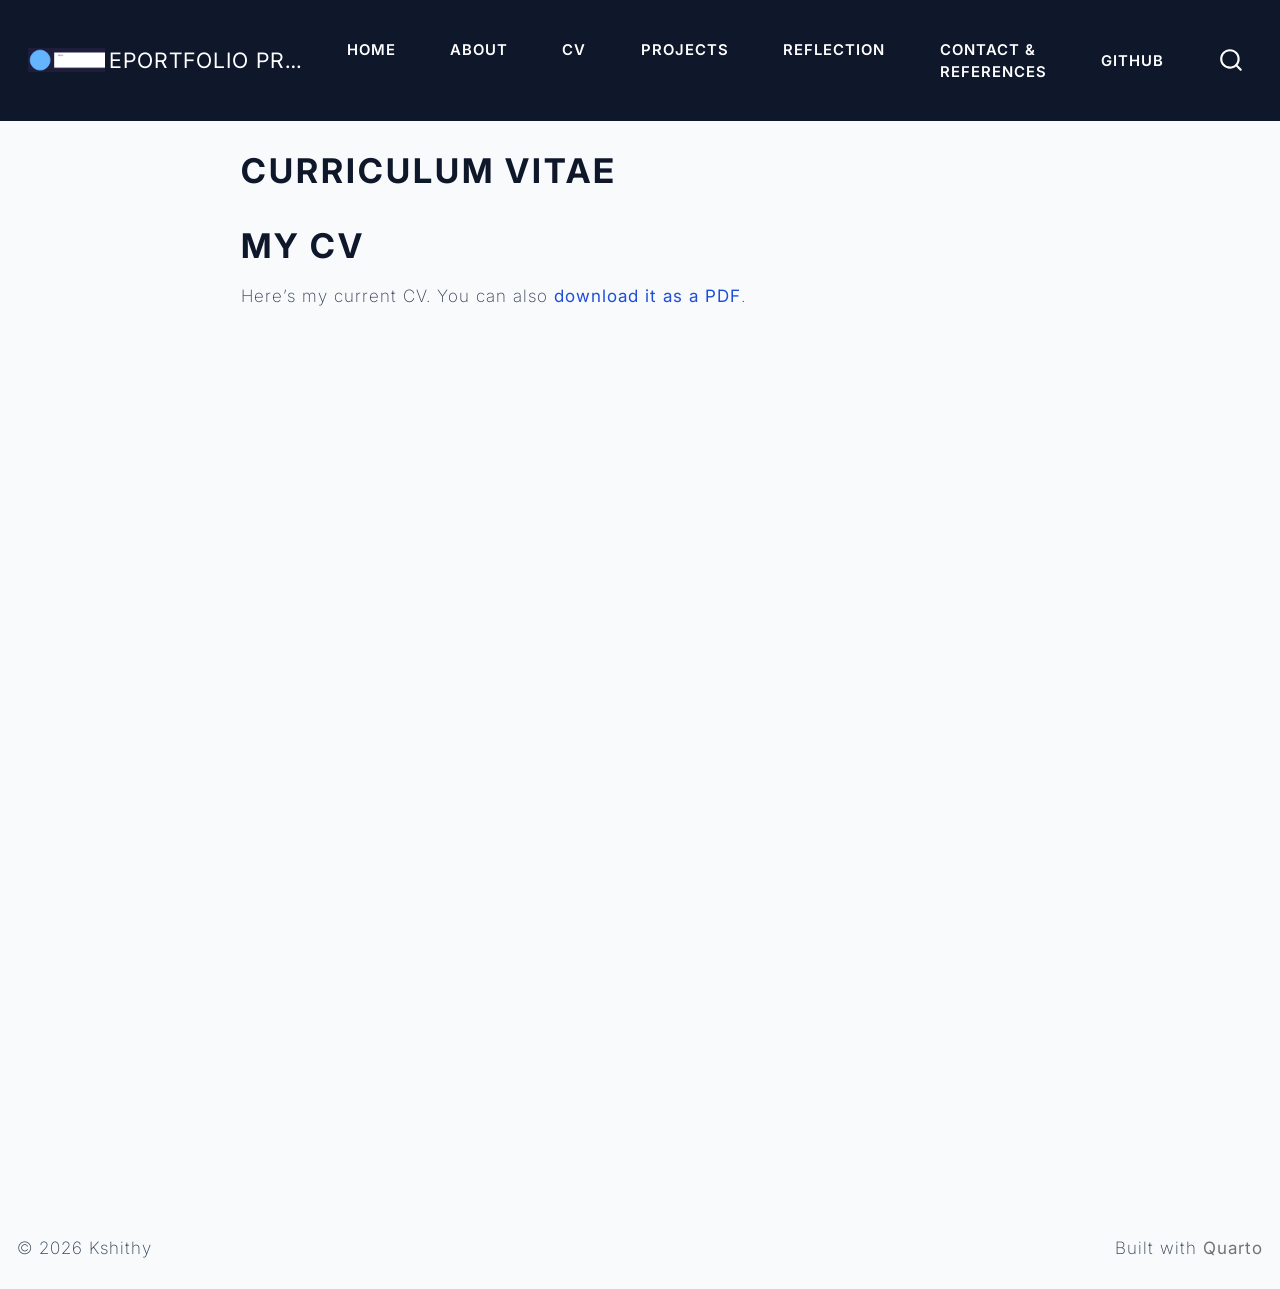
<file: docs/cv.html>
<!DOCTYPE html>
<html xmlns="http://www.w3.org/1999/xhtml" lang="en" xml:lang="en"><head>

<meta charset="utf-8">
<meta name="generator" content="quarto-1.9.37">

<meta name="viewport" content="width=device-width, initial-scale=1.0, user-scalable=yes">


<title>Curriculum Vitae – ePortfolio Project</title>
<style>
/* Default styles provided by pandoc.
** See https://pandoc.org/MANUAL.html#variables-for-html for config info.
*/
code{white-space: pre-wrap;}
span.smallcaps{font-variant: small-caps;}
div.columns{display: flex; gap: min(4vw, 1.5em);}
div.column{flex: auto; overflow-x: auto;}
div.hanging-indent{margin-left: 1.5em; text-indent: -1.5em;}
ul.task-list{list-style: none;}
ul.task-list li input[type="checkbox"] {
  width: 0.8em;
  margin: 0 0.8em 0.2em -1em; /* quarto-specific, see https://github.com/quarto-dev/quarto-cli/issues/4556 */ 
  vertical-align: middle;
}
</style>


<script src="site_libs/quarto-nav/quarto-nav.js"></script>
<script src="site_libs/quarto-nav/headroom.min.js"></script>
<script src="site_libs/clipboard/clipboard.min.js"></script>
<script src="site_libs/quarto-search/autocomplete.umd.js"></script>
<script src="site_libs/quarto-search/fuse.min.js"></script>
<script src="site_libs/quarto-search/quarto-search.js"></script>
<meta name="quarto:offset" content="./">
<script src="site_libs/quarto-html/quarto.js" type="module"></script>
<script src="site_libs/quarto-html/tabsets/tabsets.js" type="module"></script>
<script src="site_libs/quarto-html/popper.min.js"></script>
<script src="site_libs/quarto-html/tippy.umd.min.js"></script>
<script src="site_libs/quarto-html/anchor.min.js"></script>
<link href="site_libs/quarto-html/tippy.css" rel="stylesheet">
<link href="site_libs/quarto-html/quarto-syntax-highlighting-7f8f88aac4f3542376d5c11b86a4c14d.css" rel="stylesheet" id="quarto-text-highlighting-styles">
<script src="site_libs/bootstrap/bootstrap.min.js"></script>
<link href="site_libs/bootstrap/bootstrap-icons.css" rel="stylesheet">
<link href="site_libs/bootstrap/bootstrap-4adbd6f74df824b0f58ebcffa012f4ee.min.css" rel="stylesheet" append-hash="true" id="quarto-bootstrap" data-mode="light">
<script id="quarto-search-options" type="application/json">{
  "location": "navbar",
  "copy-button": false,
  "collapse-after": 3,
  "panel-placement": "end",
  "type": "overlay",
  "limit": 50,
  "keyboard-shortcut": [
    "f",
    "/",
    "s"
  ],
  "show-item-context": false,
  "language": {
    "search-no-results-text": "No results",
    "search-matching-documents-text": "matching documents",
    "search-copy-link-title": "Copy link to search",
    "search-hide-matches-text": "Hide additional matches",
    "search-more-match-text": "more match in this document",
    "search-more-matches-text": "more matches in this document",
    "search-clear-button-title": "Clear",
    "search-text-placeholder": "",
    "search-detached-cancel-button-title": "Cancel",
    "search-submit-button-title": "Submit",
    "search-label": "Search"
  }
}</script>


</head>

<body class="nav-fixed fullcontent quarto-light">

<div id="quarto-search-results"></div>
  <header id="quarto-header" class="headroom fixed-top">
    <nav class="navbar navbar-expand-lg " data-bs-theme="dark">
      <div class="navbar-container container-fluid">
      <div class="navbar-brand-container mx-auto">
    <a href="./index.html" class="navbar-brand navbar-brand-logo">
    <img src="./images/logo.png" alt="" class="navbar-logo light-content">
    <img src="./images/logo.png" alt="" class="navbar-logo dark-content">
    </a>
    <a class="navbar-brand" href="./index.html">
    <span class="navbar-title">ePortfolio Project</span>
    </a>
  </div>
            <div id="quarto-search" class="" title="Search"></div>
          <button class="navbar-toggler" type="button" data-bs-toggle="collapse" data-bs-target="#navbarCollapse" aria-controls="navbarCollapse" role="menu" aria-expanded="false" aria-label="Toggle navigation" onclick="if (window.quartoToggleHeadroom) { window.quartoToggleHeadroom(); }">
  <span class="navbar-toggler-icon"></span>
</button>
          <div class="collapse navbar-collapse" id="navbarCollapse">
            <ul class="navbar-nav navbar-nav-scroll me-auto">
  <li class="nav-item">
    <a class="nav-link" href="./index.html"> 
<span class="menu-text">Home</span></a>
  </li>  
  <li class="nav-item">
    <a class="nav-link" href="./about.html"> 
<span class="menu-text">About</span></a>
  </li>  
  <li class="nav-item">
    <a class="nav-link active" href="./cv.html" target="_blank" aria-current="page"> 
<span class="menu-text">CV</span></a>
  </li>  
  <li class="nav-item">
    <a class="nav-link" href="./projects/index.html"> 
<span class="menu-text">Projects</span></a>
  </li>  
  <li class="nav-item">
    <a class="nav-link" href="./reflection.html"> 
<span class="menu-text">Reflection</span></a>
  </li>  
  <li class="nav-item">
    <a class="nav-link" href="./contact.html"> 
<span class="menu-text">Contact &amp; References</span></a>
  </li>  
</ul>
            <ul class="navbar-nav navbar-nav-scroll ms-auto">
  <li class="nav-item">
    <a class="nav-link" href="https://github.com/kshithy2000-png" target="_blank"> 
<span class="menu-text">GitHub</span></a>
  </li>  
</ul>
          </div> <!-- /navcollapse -->
            <div class="quarto-navbar-tools">
</div>
      </div> <!-- /container-fluid -->
    </nav>
</header>
<!-- content -->
<div id="quarto-content" class="quarto-container page-columns page-rows-contents page-layout-article page-navbar">
<!-- sidebar -->
<!-- margin-sidebar -->
    
<!-- main -->
<main class="content" id="quarto-document-content">

<header id="title-block-header" class="quarto-title-block default">
<div class="quarto-title">
<h1 class="title">Curriculum Vitae</h1>
</div>



<div class="quarto-title-meta">

    
  
    
  </div>
  


</header>


<section id="my-cv" class="level1">
<h1>My CV</h1>
<p>Here’s my current CV. You can also <a href="cv/CV.pdf">download it as a PDF</a>.</p>
<iframe src="cv/CV.pdf" width="100%" height="800px" style="border: none;">
</iframe>


</section>

</main> <!-- /main -->
<script id="quarto-html-after-body" type="application/javascript">
  window.document.addEventListener("DOMContentLoaded", function (event) {
    const icon = "";
    const anchorJS = new window.AnchorJS();
    anchorJS.options = {
      placement: 'right',
      icon: icon
    };
    anchorJS.add('.anchored');
    const isCodeAnnotation = (el) => {
      for (const clz of el.classList) {
        if (clz.startsWith('code-annotation-')) {                     
          return true;
        }
      }
      return false;
    }
    const onCopySuccess = function(e) {
      // button target
      const button = e.trigger;
      // don't keep focus
      button.blur();
      // flash "checked"
      button.classList.add('code-copy-button-checked');
      var currentTitle = button.getAttribute("title");
      button.setAttribute("title", "Copied!");
      let tooltip;
      if (window.bootstrap) {
        button.setAttribute("data-bs-toggle", "tooltip");
        button.setAttribute("data-bs-placement", "left");
        button.setAttribute("data-bs-title", "Copied!");
        tooltip = new bootstrap.Tooltip(button, 
          { trigger: "manual", 
            customClass: "code-copy-button-tooltip",
            offset: [0, -8]});
        tooltip.show();    
      }
      setTimeout(function() {
        if (tooltip) {
          tooltip.hide();
          button.removeAttribute("data-bs-title");
          button.removeAttribute("data-bs-toggle");
          button.removeAttribute("data-bs-placement");
        }
        button.setAttribute("title", currentTitle);
        button.classList.remove('code-copy-button-checked');
      }, 1000);
      // clear code selection
      e.clearSelection();
    }
    const getTextToCopy = function(trigger) {
      const outerScaffold = trigger.parentElement.cloneNode(true);
      const codeEl = outerScaffold.querySelector('code');
      for (const childEl of codeEl.children) {
        if (isCodeAnnotation(childEl)) {
          childEl.remove();
        }
      }
      return codeEl.innerText;
    }
    const clipboard = new window.ClipboardJS('.code-copy-button:not([data-in-quarto-modal])', {
      text: getTextToCopy
    });
    clipboard.on('success', onCopySuccess);
    if (window.document.getElementById('quarto-embedded-source-code-modal')) {
      const clipboardModal = new window.ClipboardJS('.code-copy-button[data-in-quarto-modal]', {
        text: getTextToCopy,
        container: window.document.getElementById('quarto-embedded-source-code-modal')
      });
      clipboardModal.on('success', onCopySuccess);
    }
      var localhostRegex = new RegExp(/^(?:http|https):\/\/localhost\:?[0-9]*\//);
      var mailtoRegex = new RegExp(/^mailto:/);
        var filterRegex = new RegExp('/' + window.location.host + '/');
      var isInternal = (href) => {
          return filterRegex.test(href) || localhostRegex.test(href) || mailtoRegex.test(href);
      }
      // Inspect non-navigation links and adorn them if external
     var links = window.document.querySelectorAll('a[href]:not(.nav-link):not(.navbar-brand):not(.toc-action):not(.sidebar-link):not(.sidebar-item-toggle):not(.pagination-link):not(.no-external):not([aria-hidden]):not(.dropdown-item):not(.quarto-navigation-tool):not(.about-link)');
      for (var i=0; i<links.length; i++) {
        const link = links[i];
        if (!isInternal(link.href)) {
          // undo the damage that might have been done by quarto-nav.js in the case of
          // links that we want to consider external
          if (link.dataset.originalHref !== undefined) {
            link.href = link.dataset.originalHref;
          }
        }
      }
    function tippyHover(el, contentFn, onTriggerFn, onUntriggerFn) {
      const config = {
        allowHTML: true,
        maxWidth: 500,
        delay: 100,
        arrow: false,
        appendTo: function(el) {
            return el.parentElement;
        },
        interactive: true,
        interactiveBorder: 10,
        theme: 'quarto',
        placement: 'bottom-start',
      };
      if (contentFn) {
        config.content = contentFn;
      }
      if (onTriggerFn) {
        config.onTrigger = onTriggerFn;
      }
      if (onUntriggerFn) {
        config.onUntrigger = onUntriggerFn;
      }
      window.tippy(el, config); 
    }
    const noterefs = window.document.querySelectorAll('a[role="doc-noteref"]');
    for (var i=0; i<noterefs.length; i++) {
      const ref = noterefs[i];
      tippyHover(ref, function() {
        // use id or data attribute instead here
        let href = ref.getAttribute('data-footnote-href') || ref.getAttribute('href');
        try { href = new URL(href).hash; } catch {}
        const id = href.replace(/^#\/?/, "");
        const note = window.document.getElementById(id);
        if (note) {
          return note.innerHTML;
        } else {
          return "";
        }
      });
    }
    const xrefs = window.document.querySelectorAll('a.quarto-xref');
    const processXRef = (id, note) => {
      // Strip column container classes
      const stripColumnClz = (el) => {
        el.classList.remove("page-full", "page-columns");
        if (el.children) {
          for (const child of el.children) {
            stripColumnClz(child);
          }
        }
      }
      stripColumnClz(note)
      if (id === null || id.startsWith('sec-')) {
        // Special case sections, only their first couple elements
        const container = document.createElement("div");
        if (note.children && note.children.length > 2) {
          container.appendChild(note.children[0].cloneNode(true));
          for (let i = 1; i < note.children.length; i++) {
            const child = note.children[i];
            if (child.tagName === "P" && child.innerText === "") {
              continue;
            } else {
              container.appendChild(child.cloneNode(true));
              break;
            }
          }
          if (window.Quarto?.typesetMath) {
            window.Quarto.typesetMath(container);
          }
          return container.innerHTML
        } else {
          if (window.Quarto?.typesetMath) {
            window.Quarto.typesetMath(note);
          }
          return note.innerHTML;
        }
      } else {
        // Remove any anchor links if they are present
        const anchorLink = note.querySelector('a.anchorjs-link');
        if (anchorLink) {
          anchorLink.remove();
        }
        if (window.Quarto?.typesetMath) {
          window.Quarto.typesetMath(note);
        }
        if (note.classList.contains("callout")) {
          return note.outerHTML;
        } else {
          return note.innerHTML;
        }
      }
    }
    for (var i=0; i<xrefs.length; i++) {
      const xref = xrefs[i];
      tippyHover(xref, undefined, function(instance) {
        instance.disable();
        let url = xref.getAttribute('href');
        let hash = undefined; 
        if (url.startsWith('#')) {
          hash = url;
        } else {
          try { hash = new URL(url).hash; } catch {}
        }
        if (hash) {
          const id = hash.replace(/^#\/?/, "");
          const note = window.document.getElementById(id);
          if (note !== null) {
            try {
              const html = processXRef(id, note.cloneNode(true));
              instance.setContent(html);
            } finally {
              instance.enable();
              instance.show();
            }
          } else {
            // See if we can fetch this
            fetch(url.split('#')[0])
            .then(res => res.text())
            .then(html => {
              const parser = new DOMParser();
              const htmlDoc = parser.parseFromString(html, "text/html");
              const note = htmlDoc.getElementById(id);
              if (note !== null) {
                const html = processXRef(id, note);
                instance.setContent(html);
              } 
            }).finally(() => {
              instance.enable();
              instance.show();
            });
          }
        } else {
          // See if we can fetch a full url (with no hash to target)
          // This is a special case and we should probably do some content thinning / targeting
          fetch(url)
          .then(res => res.text())
          .then(html => {
            const parser = new DOMParser();
            const htmlDoc = parser.parseFromString(html, "text/html");
            const note = htmlDoc.querySelector('main.content');
            if (note !== null) {
              // This should only happen for chapter cross references
              // (since there is no id in the URL)
              // remove the first header
              if (note.children.length > 0 && note.children[0].tagName === "HEADER") {
                note.children[0].remove();
              }
              const html = processXRef(null, note);
              instance.setContent(html);
            } 
          }).finally(() => {
            instance.enable();
            instance.show();
          });
        }
      }, function(instance) {
      });
    }
        let selectedAnnoteEl;
        const selectorForAnnotation = ( cell, annotation) => {
          let cellAttr = 'data-code-cell="' + cell + '"';
          let lineAttr = 'data-code-annotation="' +  annotation + '"';
          const selector = 'span[' + cellAttr + '][' + lineAttr + ']';
          return selector;
        }
        const selectCodeLines = (annoteEl) => {
          const doc = window.document;
          const targetCell = annoteEl.getAttribute("data-target-cell");
          const targetAnnotation = annoteEl.getAttribute("data-target-annotation");
          const annoteSpan = window.document.querySelector(selectorForAnnotation(targetCell, targetAnnotation));
          const lines = annoteSpan.getAttribute("data-code-lines").split(",");
          const lineIds = lines.map((line) => {
            return targetCell + "-" + line;
          })
          let top = null;
          let height = null;
          let parent = null;
          if (lineIds.length > 0) {
              //compute the position of the single el (top and bottom and make a div)
              const el = window.document.getElementById(lineIds[0]);
              top = el.offsetTop;
              height = el.offsetHeight;
              parent = el.parentElement.parentElement;
            if (lineIds.length > 1) {
              const lastEl = window.document.getElementById(lineIds[lineIds.length - 1]);
              const bottom = lastEl.offsetTop + lastEl.offsetHeight;
              height = bottom - top;
            }
            if (top !== null && height !== null && parent !== null) {
              // cook up a div (if necessary) and position it 
              let div = window.document.getElementById("code-annotation-line-highlight");
              if (div === null) {
                div = window.document.createElement("div");
                div.setAttribute("id", "code-annotation-line-highlight");
                div.style.position = 'absolute';
                parent.appendChild(div);
              }
              div.style.top = top - 2 + "px";
              div.style.height = height + 4 + "px";
              div.style.left = 0;
              let gutterDiv = window.document.getElementById("code-annotation-line-highlight-gutter");
              if (gutterDiv === null) {
                gutterDiv = window.document.createElement("div");
                gutterDiv.setAttribute("id", "code-annotation-line-highlight-gutter");
                gutterDiv.style.position = 'absolute';
                const codeCell = window.document.getElementById(targetCell);
                const gutter = codeCell.querySelector('.code-annotation-gutter');
                gutter.appendChild(gutterDiv);
              }
              gutterDiv.style.top = top - 2 + "px";
              gutterDiv.style.height = height + 4 + "px";
            }
            selectedAnnoteEl = annoteEl;
          }
        };
        const unselectCodeLines = () => {
          const elementsIds = ["code-annotation-line-highlight", "code-annotation-line-highlight-gutter"];
          elementsIds.forEach((elId) => {
            const div = window.document.getElementById(elId);
            if (div) {
              div.remove();
            }
          });
          selectedAnnoteEl = undefined;
        };
          // Handle positioning of the toggle
      window.addEventListener(
        "resize",
        throttle(() => {
          elRect = undefined;
          if (selectedAnnoteEl) {
            selectCodeLines(selectedAnnoteEl);
          }
        }, 10)
      );
      function throttle(fn, ms) {
      let throttle = false;
      let timer;
        return (...args) => {
          if(!throttle) { // first call gets through
              fn.apply(this, args);
              throttle = true;
          } else { // all the others get throttled
              if(timer) clearTimeout(timer); // cancel #2
              timer = setTimeout(() => {
                fn.apply(this, args);
                timer = throttle = false;
              }, ms);
          }
        };
      }
        // Attach click handler to the DT
        const annoteDls = window.document.querySelectorAll('dt[data-target-cell]');
        for (const annoteDlNode of annoteDls) {
          annoteDlNode.addEventListener('click', (event) => {
            const clickedEl = event.target;
            if (clickedEl !== selectedAnnoteEl) {
              unselectCodeLines();
              const activeEl = window.document.querySelector('dt[data-target-cell].code-annotation-active');
              if (activeEl) {
                activeEl.classList.remove('code-annotation-active');
              }
              selectCodeLines(clickedEl);
              clickedEl.classList.add('code-annotation-active');
            } else {
              // Unselect the line
              unselectCodeLines();
              clickedEl.classList.remove('code-annotation-active');
            }
          });
        }
    const findCites = (el) => {
      const parentEl = el.parentElement;
      if (parentEl) {
        const cites = parentEl.dataset.cites;
        if (cites) {
          return {
            el,
            cites: cites.split(' ')
          };
        } else {
          return findCites(el.parentElement)
        }
      } else {
        return undefined;
      }
    };
    var bibliorefs = window.document.querySelectorAll('a[role="doc-biblioref"]');
    for (var i=0; i<bibliorefs.length; i++) {
      const ref = bibliorefs[i];
      const citeInfo = findCites(ref);
      if (citeInfo) {
        tippyHover(citeInfo.el, function() {
          var popup = window.document.createElement('div');
          citeInfo.cites.forEach(function(cite) {
            var citeDiv = window.document.createElement('div');
            citeDiv.classList.add('hanging-indent');
            citeDiv.classList.add('csl-entry');
            var biblioDiv = window.document.getElementById('ref-' + cite);
            if (biblioDiv) {
              citeDiv.innerHTML = biblioDiv.innerHTML;
            }
            popup.appendChild(citeDiv);
          });
          return popup.innerHTML;
        });
      }
    }
  });
  </script>
</div> <!-- /content -->
<footer class="footer">
  <div class="nav-footer">
    <div class="nav-footer-left">
<p>© 2026 Kshithy</p>
</div>   
    <div class="nav-footer-center">
      &nbsp;
    </div>
    <div class="nav-footer-right">
<p>Built with <a href="https://quarto.org/">Quarto</a></p>
</div>
  </div>
</footer>




</body></html>
</file>
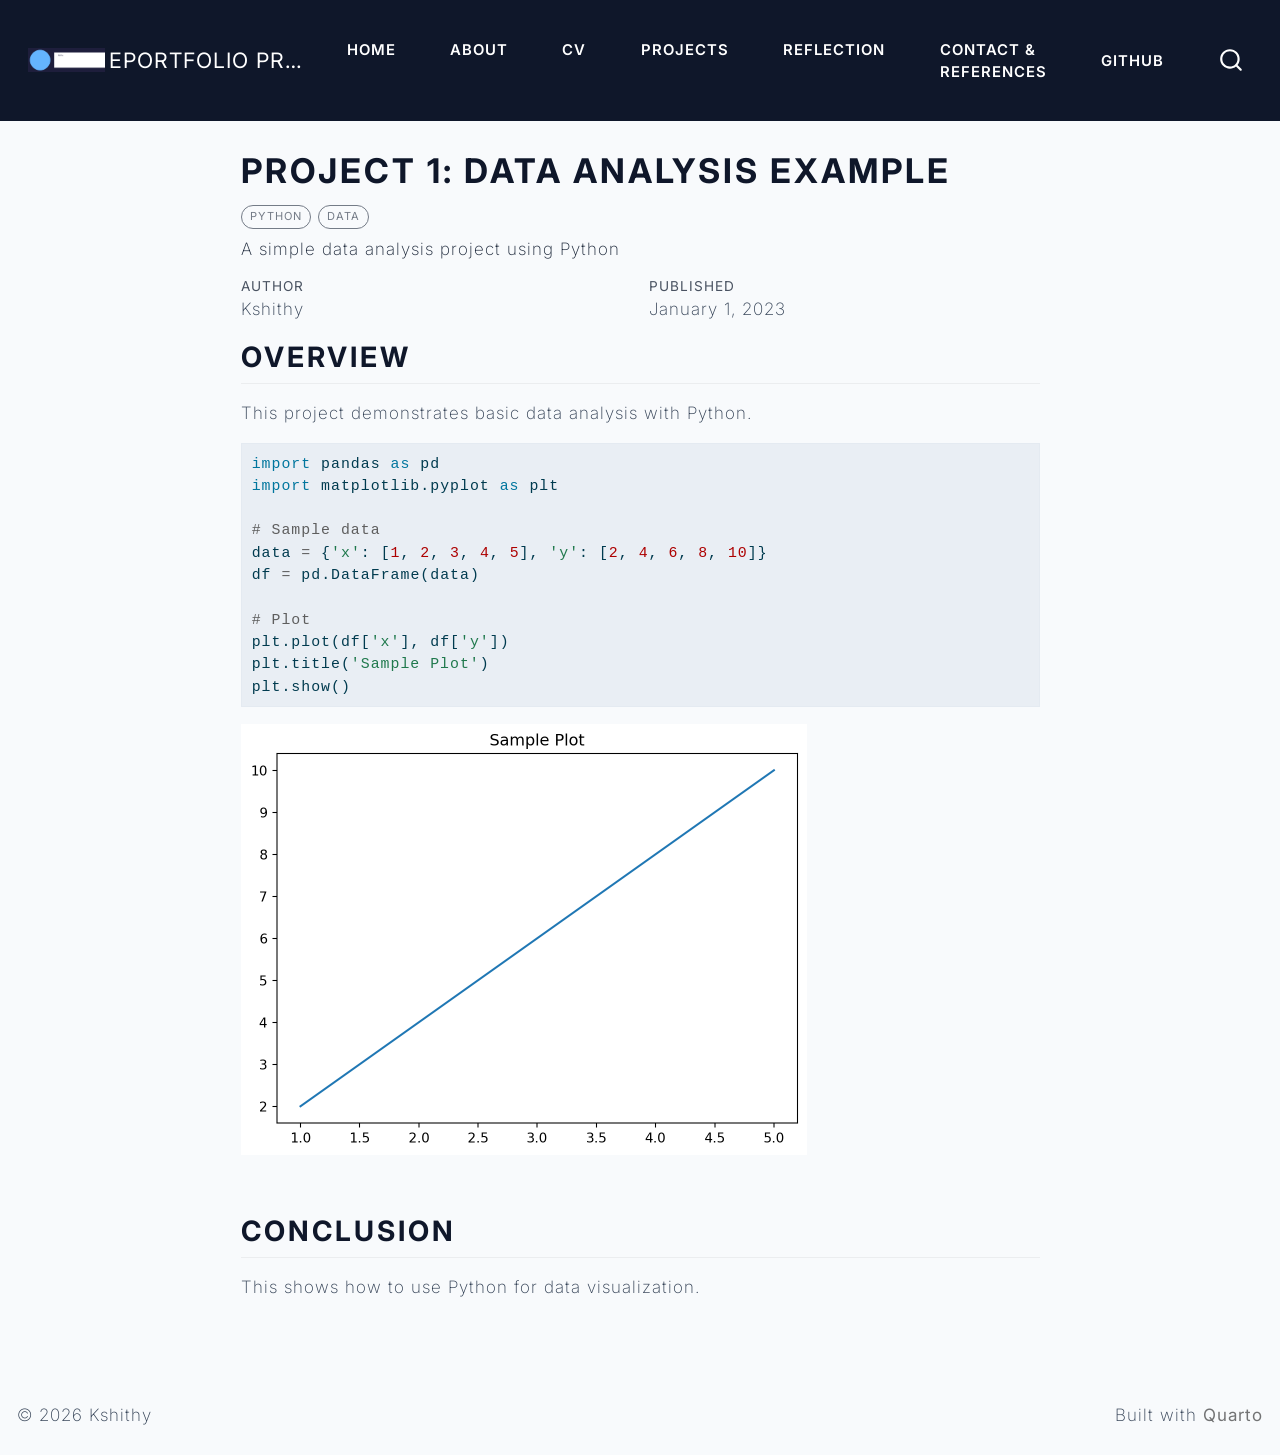
<file: docs/projects/list/project1.html>
<!DOCTYPE html>
<html xmlns="http://www.w3.org/1999/xhtml" lang="en" xml:lang="en"><head>

<meta charset="utf-8">
<meta name="generator" content="quarto-1.9.37">

<meta name="viewport" content="width=device-width, initial-scale=1.0, user-scalable=yes">

<meta name="author" content="Kshithy">
<meta name="dcterms.date" content="2023-01-01">
<meta name="description" content="A simple data analysis project using Python">

<title>Project 1: Data Analysis Example – ePortfolio Project</title>
<style>
/* Default styles provided by pandoc.
** See https://pandoc.org/MANUAL.html#variables-for-html for config info.
*/
code{white-space: pre-wrap;}
span.smallcaps{font-variant: small-caps;}
div.columns{display: flex; gap: min(4vw, 1.5em);}
div.column{flex: auto; overflow-x: auto;}
div.hanging-indent{margin-left: 1.5em; text-indent: -1.5em;}
ul.task-list{list-style: none;}
ul.task-list li input[type="checkbox"] {
  width: 0.8em;
  margin: 0 0.8em 0.2em -1em; /* quarto-specific, see https://github.com/quarto-dev/quarto-cli/issues/4556 */ 
  vertical-align: middle;
}
/* CSS for syntax highlighting */
html { -webkit-text-size-adjust: 100%; }
pre > code.sourceCode { white-space: pre; position: relative; }
pre > code.sourceCode > span { display: inline-block; line-height: 1.25; }
pre > code.sourceCode > span:empty { height: 1.2em; }
.sourceCode { overflow: visible; }
code.sourceCode > span { color: inherit; text-decoration: inherit; }
div.sourceCode { margin: 1em 0; }
pre.sourceCode { margin: 0; }
@media screen {
div.sourceCode { overflow: auto; }
}
@media print {
pre > code.sourceCode { white-space: pre-wrap; }
pre > code.sourceCode > span { text-indent: -5em; padding-left: 5em; }
}
pre.numberSource code
  { counter-reset: source-line 0; }
pre.numberSource code > span
  { position: relative; left: -4em; counter-increment: source-line; }
pre.numberSource code > span > a:first-child::before
  { content: counter(source-line);
    position: relative; left: -1em; text-align: right; vertical-align: baseline;
    border: none; display: inline-block;
    -webkit-touch-callout: none; -webkit-user-select: none;
    -khtml-user-select: none; -moz-user-select: none;
    -ms-user-select: none; user-select: none;
    padding: 0 4px; width: 4em;
  }
pre.numberSource { margin-left: 3em;  padding-left: 4px; }
div.sourceCode
  {   }
@media screen {
pre > code.sourceCode > span > a:first-child::before { text-decoration: underline; }
}
</style>


<script src="../../site_libs/quarto-nav/quarto-nav.js"></script>
<script src="../../site_libs/quarto-nav/headroom.min.js"></script>
<script src="../../site_libs/clipboard/clipboard.min.js"></script>
<script src="../../site_libs/quarto-search/autocomplete.umd.js"></script>
<script src="../../site_libs/quarto-search/fuse.min.js"></script>
<script src="../../site_libs/quarto-search/quarto-search.js"></script>
<meta name="quarto:offset" content="../../">
<script src="../../site_libs/quarto-html/quarto.js" type="module"></script>
<script src="../../site_libs/quarto-html/tabsets/tabsets.js" type="module"></script>
<script src="../../site_libs/quarto-html/popper.min.js"></script>
<script src="../../site_libs/quarto-html/tippy.umd.min.js"></script>
<script src="../../site_libs/quarto-html/anchor.min.js"></script>
<link href="../../site_libs/quarto-html/tippy.css" rel="stylesheet">
<link href="../../site_libs/quarto-html/quarto-syntax-highlighting-7f8f88aac4f3542376d5c11b86a4c14d.css" rel="stylesheet" id="quarto-text-highlighting-styles">
<script src="../../site_libs/bootstrap/bootstrap.min.js"></script>
<link href="../../site_libs/bootstrap/bootstrap-icons.css" rel="stylesheet">
<link href="../../site_libs/bootstrap/bootstrap-4adbd6f74df824b0f58ebcffa012f4ee.min.css" rel="stylesheet" append-hash="true" id="quarto-bootstrap" data-mode="light">
<script id="quarto-search-options" type="application/json">{
  "location": "navbar",
  "copy-button": false,
  "collapse-after": 3,
  "panel-placement": "end",
  "type": "overlay",
  "limit": 50,
  "keyboard-shortcut": [
    "f",
    "/",
    "s"
  ],
  "show-item-context": false,
  "language": {
    "search-no-results-text": "No results",
    "search-matching-documents-text": "matching documents",
    "search-copy-link-title": "Copy link to search",
    "search-hide-matches-text": "Hide additional matches",
    "search-more-match-text": "more match in this document",
    "search-more-matches-text": "more matches in this document",
    "search-clear-button-title": "Clear",
    "search-text-placeholder": "",
    "search-detached-cancel-button-title": "Cancel",
    "search-submit-button-title": "Submit",
    "search-label": "Search"
  }
}</script>


</head>

<body class="nav-fixed fullcontent quarto-light">

<div id="quarto-search-results"></div>
  <header id="quarto-header" class="headroom fixed-top">
    <nav class="navbar navbar-expand-lg " data-bs-theme="dark">
      <div class="navbar-container container-fluid">
      <div class="navbar-brand-container mx-auto">
    <a href="../../index.html" class="navbar-brand navbar-brand-logo">
    <img src="../../images/logo.png" alt="" class="navbar-logo light-content">
    <img src="../../images/logo.png" alt="" class="navbar-logo dark-content">
    </a>
    <a class="navbar-brand" href="../../index.html">
    <span class="navbar-title">ePortfolio Project</span>
    </a>
  </div>
            <div id="quarto-search" class="" title="Search"></div>
          <button class="navbar-toggler" type="button" data-bs-toggle="collapse" data-bs-target="#navbarCollapse" aria-controls="navbarCollapse" role="menu" aria-expanded="false" aria-label="Toggle navigation" onclick="if (window.quartoToggleHeadroom) { window.quartoToggleHeadroom(); }">
  <span class="navbar-toggler-icon"></span>
</button>
          <div class="collapse navbar-collapse" id="navbarCollapse">
            <ul class="navbar-nav navbar-nav-scroll me-auto">
  <li class="nav-item">
    <a class="nav-link" href="../../index.html"> 
<span class="menu-text">Home</span></a>
  </li>  
  <li class="nav-item">
    <a class="nav-link" href="../../about.html"> 
<span class="menu-text">About</span></a>
  </li>  
  <li class="nav-item">
    <a class="nav-link" href="../../cv.html" target="_blank"> 
<span class="menu-text">CV</span></a>
  </li>  
  <li class="nav-item">
    <a class="nav-link" href="../../projects/index.html"> 
<span class="menu-text">Projects</span></a>
  </li>  
  <li class="nav-item">
    <a class="nav-link" href="../../reflection.html"> 
<span class="menu-text">Reflection</span></a>
  </li>  
  <li class="nav-item">
    <a class="nav-link" href="../../contact.html"> 
<span class="menu-text">Contact &amp; References</span></a>
  </li>  
</ul>
            <ul class="navbar-nav navbar-nav-scroll ms-auto">
  <li class="nav-item">
    <a class="nav-link" href="https://github.com/kshithy2000-png" target="_blank"> 
<span class="menu-text">GitHub</span></a>
  </li>  
</ul>
          </div> <!-- /navcollapse -->
            <div class="quarto-navbar-tools">
</div>
      </div> <!-- /container-fluid -->
    </nav>
</header>
<!-- content -->
<div id="quarto-content" class="quarto-container page-columns page-rows-contents page-layout-article page-navbar">
<!-- sidebar -->
<!-- margin-sidebar -->
    
<!-- main -->
<main class="content" id="quarto-document-content">

<header id="title-block-header" class="quarto-title-block default">
<div class="quarto-title">
<h1 class="title">Project 1: Data Analysis Example</h1>
  <div class="quarto-categories">
    <div class="quarto-category">python</div>
    <div class="quarto-category">data</div>
  </div>
  </div>

<div>
  <div class="description">
    A simple data analysis project using Python
  </div>
</div>


<div class="quarto-title-meta">

    <div>
    <div class="quarto-title-meta-heading">Author</div>
    <div class="quarto-title-meta-contents">
             <p>Kshithy </p>
          </div>
  </div>
    
    <div>
    <div class="quarto-title-meta-heading">Published</div>
    <div class="quarto-title-meta-contents">
      <p class="date">January 1, 2023</p>
    </div>
  </div>
  
    
  </div>
  


</header>


<section id="overview" class="level2">
<h2 class="anchored" data-anchor-id="overview">Overview</h2>
<p>This project demonstrates basic data analysis with Python.</p>
<div id="15991562" class="cell" data-execution_count="1">
<div class="code-copy-outer-scaffold"><div class="sourceCode cell-code" id="cb1"><pre class="sourceCode python code-with-copy"><code class="sourceCode python"><span id="cb1-1"><a href="#cb1-1" aria-hidden="true" tabindex="-1"></a><span class="im">import</span> pandas <span class="im">as</span> pd</span>
<span id="cb1-2"><a href="#cb1-2" aria-hidden="true" tabindex="-1"></a><span class="im">import</span> matplotlib.pyplot <span class="im">as</span> plt</span>
<span id="cb1-3"><a href="#cb1-3" aria-hidden="true" tabindex="-1"></a></span>
<span id="cb1-4"><a href="#cb1-4" aria-hidden="true" tabindex="-1"></a><span class="co"># Sample data</span></span>
<span id="cb1-5"><a href="#cb1-5" aria-hidden="true" tabindex="-1"></a>data <span class="op">=</span> {<span class="st">'x'</span>: [<span class="dv">1</span>, <span class="dv">2</span>, <span class="dv">3</span>, <span class="dv">4</span>, <span class="dv">5</span>], <span class="st">'y'</span>: [<span class="dv">2</span>, <span class="dv">4</span>, <span class="dv">6</span>, <span class="dv">8</span>, <span class="dv">10</span>]}</span>
<span id="cb1-6"><a href="#cb1-6" aria-hidden="true" tabindex="-1"></a>df <span class="op">=</span> pd.DataFrame(data)</span>
<span id="cb1-7"><a href="#cb1-7" aria-hidden="true" tabindex="-1"></a></span>
<span id="cb1-8"><a href="#cb1-8" aria-hidden="true" tabindex="-1"></a><span class="co"># Plot</span></span>
<span id="cb1-9"><a href="#cb1-9" aria-hidden="true" tabindex="-1"></a>plt.plot(df[<span class="st">'x'</span>], df[<span class="st">'y'</span>])</span>
<span id="cb1-10"><a href="#cb1-10" aria-hidden="true" tabindex="-1"></a>plt.title(<span class="st">'Sample Plot'</span>)</span>
<span id="cb1-11"><a href="#cb1-11" aria-hidden="true" tabindex="-1"></a>plt.show()</span></code></pre></div><button title="Copy to Clipboard" class="code-copy-button"><i class="bi"></i></button></div>
<div class="cell-output cell-output-display">
<div>
<figure class="figure">
<p><img src="project1_files/figure-html/cell-2-output-1.png" width="566" height="431" class="figure-img"></p>
</figure>
</div>
</div>
</div>
</section>
<section id="conclusion" class="level2">
<h2 class="anchored" data-anchor-id="conclusion">Conclusion</h2>
<p>This shows how to use Python for data visualization.</p>


</section>

</main> <!-- /main -->
<script id="quarto-html-after-body" type="application/javascript">
  window.document.addEventListener("DOMContentLoaded", function (event) {
    const icon = "";
    const anchorJS = new window.AnchorJS();
    anchorJS.options = {
      placement: 'right',
      icon: icon
    };
    anchorJS.add('.anchored');
    const isCodeAnnotation = (el) => {
      for (const clz of el.classList) {
        if (clz.startsWith('code-annotation-')) {                     
          return true;
        }
      }
      return false;
    }
    const onCopySuccess = function(e) {
      // button target
      const button = e.trigger;
      // don't keep focus
      button.blur();
      // flash "checked"
      button.classList.add('code-copy-button-checked');
      var currentTitle = button.getAttribute("title");
      button.setAttribute("title", "Copied!");
      let tooltip;
      if (window.bootstrap) {
        button.setAttribute("data-bs-toggle", "tooltip");
        button.setAttribute("data-bs-placement", "left");
        button.setAttribute("data-bs-title", "Copied!");
        tooltip = new bootstrap.Tooltip(button, 
          { trigger: "manual", 
            customClass: "code-copy-button-tooltip",
            offset: [0, -8]});
        tooltip.show();    
      }
      setTimeout(function() {
        if (tooltip) {
          tooltip.hide();
          button.removeAttribute("data-bs-title");
          button.removeAttribute("data-bs-toggle");
          button.removeAttribute("data-bs-placement");
        }
        button.setAttribute("title", currentTitle);
        button.classList.remove('code-copy-button-checked');
      }, 1000);
      // clear code selection
      e.clearSelection();
    }
    const getTextToCopy = function(trigger) {
      const outerScaffold = trigger.parentElement.cloneNode(true);
      const codeEl = outerScaffold.querySelector('code');
      for (const childEl of codeEl.children) {
        if (isCodeAnnotation(childEl)) {
          childEl.remove();
        }
      }
      return codeEl.innerText;
    }
    const clipboard = new window.ClipboardJS('.code-copy-button:not([data-in-quarto-modal])', {
      text: getTextToCopy
    });
    clipboard.on('success', onCopySuccess);
    if (window.document.getElementById('quarto-embedded-source-code-modal')) {
      const clipboardModal = new window.ClipboardJS('.code-copy-button[data-in-quarto-modal]', {
        text: getTextToCopy,
        container: window.document.getElementById('quarto-embedded-source-code-modal')
      });
      clipboardModal.on('success', onCopySuccess);
    }
      var localhostRegex = new RegExp(/^(?:http|https):\/\/localhost\:?[0-9]*\//);
      var mailtoRegex = new RegExp(/^mailto:/);
        var filterRegex = new RegExp('/' + window.location.host + '/');
      var isInternal = (href) => {
          return filterRegex.test(href) || localhostRegex.test(href) || mailtoRegex.test(href);
      }
      // Inspect non-navigation links and adorn them if external
     var links = window.document.querySelectorAll('a[href]:not(.nav-link):not(.navbar-brand):not(.toc-action):not(.sidebar-link):not(.sidebar-item-toggle):not(.pagination-link):not(.no-external):not([aria-hidden]):not(.dropdown-item):not(.quarto-navigation-tool):not(.about-link)');
      for (var i=0; i<links.length; i++) {
        const link = links[i];
        if (!isInternal(link.href)) {
          // undo the damage that might have been done by quarto-nav.js in the case of
          // links that we want to consider external
          if (link.dataset.originalHref !== undefined) {
            link.href = link.dataset.originalHref;
          }
        }
      }
    function tippyHover(el, contentFn, onTriggerFn, onUntriggerFn) {
      const config = {
        allowHTML: true,
        maxWidth: 500,
        delay: 100,
        arrow: false,
        appendTo: function(el) {
            return el.parentElement;
        },
        interactive: true,
        interactiveBorder: 10,
        theme: 'quarto',
        placement: 'bottom-start',
      };
      if (contentFn) {
        config.content = contentFn;
      }
      if (onTriggerFn) {
        config.onTrigger = onTriggerFn;
      }
      if (onUntriggerFn) {
        config.onUntrigger = onUntriggerFn;
      }
      window.tippy(el, config); 
    }
    const noterefs = window.document.querySelectorAll('a[role="doc-noteref"]');
    for (var i=0; i<noterefs.length; i++) {
      const ref = noterefs[i];
      tippyHover(ref, function() {
        // use id or data attribute instead here
        let href = ref.getAttribute('data-footnote-href') || ref.getAttribute('href');
        try { href = new URL(href).hash; } catch {}
        const id = href.replace(/^#\/?/, "");
        const note = window.document.getElementById(id);
        if (note) {
          return note.innerHTML;
        } else {
          return "";
        }
      });
    }
    const xrefs = window.document.querySelectorAll('a.quarto-xref');
    const processXRef = (id, note) => {
      // Strip column container classes
      const stripColumnClz = (el) => {
        el.classList.remove("page-full", "page-columns");
        if (el.children) {
          for (const child of el.children) {
            stripColumnClz(child);
          }
        }
      }
      stripColumnClz(note)
      if (id === null || id.startsWith('sec-')) {
        // Special case sections, only their first couple elements
        const container = document.createElement("div");
        if (note.children && note.children.length > 2) {
          container.appendChild(note.children[0].cloneNode(true));
          for (let i = 1; i < note.children.length; i++) {
            const child = note.children[i];
            if (child.tagName === "P" && child.innerText === "") {
              continue;
            } else {
              container.appendChild(child.cloneNode(true));
              break;
            }
          }
          if (window.Quarto?.typesetMath) {
            window.Quarto.typesetMath(container);
          }
          return container.innerHTML
        } else {
          if (window.Quarto?.typesetMath) {
            window.Quarto.typesetMath(note);
          }
          return note.innerHTML;
        }
      } else {
        // Remove any anchor links if they are present
        const anchorLink = note.querySelector('a.anchorjs-link');
        if (anchorLink) {
          anchorLink.remove();
        }
        if (window.Quarto?.typesetMath) {
          window.Quarto.typesetMath(note);
        }
        if (note.classList.contains("callout")) {
          return note.outerHTML;
        } else {
          return note.innerHTML;
        }
      }
    }
    for (var i=0; i<xrefs.length; i++) {
      const xref = xrefs[i];
      tippyHover(xref, undefined, function(instance) {
        instance.disable();
        let url = xref.getAttribute('href');
        let hash = undefined; 
        if (url.startsWith('#')) {
          hash = url;
        } else {
          try { hash = new URL(url).hash; } catch {}
        }
        if (hash) {
          const id = hash.replace(/^#\/?/, "");
          const note = window.document.getElementById(id);
          if (note !== null) {
            try {
              const html = processXRef(id, note.cloneNode(true));
              instance.setContent(html);
            } finally {
              instance.enable();
              instance.show();
            }
          } else {
            // See if we can fetch this
            fetch(url.split('#')[0])
            .then(res => res.text())
            .then(html => {
              const parser = new DOMParser();
              const htmlDoc = parser.parseFromString(html, "text/html");
              const note = htmlDoc.getElementById(id);
              if (note !== null) {
                const html = processXRef(id, note);
                instance.setContent(html);
              } 
            }).finally(() => {
              instance.enable();
              instance.show();
            });
          }
        } else {
          // See if we can fetch a full url (with no hash to target)
          // This is a special case and we should probably do some content thinning / targeting
          fetch(url)
          .then(res => res.text())
          .then(html => {
            const parser = new DOMParser();
            const htmlDoc = parser.parseFromString(html, "text/html");
            const note = htmlDoc.querySelector('main.content');
            if (note !== null) {
              // This should only happen for chapter cross references
              // (since there is no id in the URL)
              // remove the first header
              if (note.children.length > 0 && note.children[0].tagName === "HEADER") {
                note.children[0].remove();
              }
              const html = processXRef(null, note);
              instance.setContent(html);
            } 
          }).finally(() => {
            instance.enable();
            instance.show();
          });
        }
      }, function(instance) {
      });
    }
        let selectedAnnoteEl;
        const selectorForAnnotation = ( cell, annotation) => {
          let cellAttr = 'data-code-cell="' + cell + '"';
          let lineAttr = 'data-code-annotation="' +  annotation + '"';
          const selector = 'span[' + cellAttr + '][' + lineAttr + ']';
          return selector;
        }
        const selectCodeLines = (annoteEl) => {
          const doc = window.document;
          const targetCell = annoteEl.getAttribute("data-target-cell");
          const targetAnnotation = annoteEl.getAttribute("data-target-annotation");
          const annoteSpan = window.document.querySelector(selectorForAnnotation(targetCell, targetAnnotation));
          const lines = annoteSpan.getAttribute("data-code-lines").split(",");
          const lineIds = lines.map((line) => {
            return targetCell + "-" + line;
          })
          let top = null;
          let height = null;
          let parent = null;
          if (lineIds.length > 0) {
              //compute the position of the single el (top and bottom and make a div)
              const el = window.document.getElementById(lineIds[0]);
              top = el.offsetTop;
              height = el.offsetHeight;
              parent = el.parentElement.parentElement;
            if (lineIds.length > 1) {
              const lastEl = window.document.getElementById(lineIds[lineIds.length - 1]);
              const bottom = lastEl.offsetTop + lastEl.offsetHeight;
              height = bottom - top;
            }
            if (top !== null && height !== null && parent !== null) {
              // cook up a div (if necessary) and position it 
              let div = window.document.getElementById("code-annotation-line-highlight");
              if (div === null) {
                div = window.document.createElement("div");
                div.setAttribute("id", "code-annotation-line-highlight");
                div.style.position = 'absolute';
                parent.appendChild(div);
              }
              div.style.top = top - 2 + "px";
              div.style.height = height + 4 + "px";
              div.style.left = 0;
              let gutterDiv = window.document.getElementById("code-annotation-line-highlight-gutter");
              if (gutterDiv === null) {
                gutterDiv = window.document.createElement("div");
                gutterDiv.setAttribute("id", "code-annotation-line-highlight-gutter");
                gutterDiv.style.position = 'absolute';
                const codeCell = window.document.getElementById(targetCell);
                const gutter = codeCell.querySelector('.code-annotation-gutter');
                gutter.appendChild(gutterDiv);
              }
              gutterDiv.style.top = top - 2 + "px";
              gutterDiv.style.height = height + 4 + "px";
            }
            selectedAnnoteEl = annoteEl;
          }
        };
        const unselectCodeLines = () => {
          const elementsIds = ["code-annotation-line-highlight", "code-annotation-line-highlight-gutter"];
          elementsIds.forEach((elId) => {
            const div = window.document.getElementById(elId);
            if (div) {
              div.remove();
            }
          });
          selectedAnnoteEl = undefined;
        };
          // Handle positioning of the toggle
      window.addEventListener(
        "resize",
        throttle(() => {
          elRect = undefined;
          if (selectedAnnoteEl) {
            selectCodeLines(selectedAnnoteEl);
          }
        }, 10)
      );
      function throttle(fn, ms) {
      let throttle = false;
      let timer;
        return (...args) => {
          if(!throttle) { // first call gets through
              fn.apply(this, args);
              throttle = true;
          } else { // all the others get throttled
              if(timer) clearTimeout(timer); // cancel #2
              timer = setTimeout(() => {
                fn.apply(this, args);
                timer = throttle = false;
              }, ms);
          }
        };
      }
        // Attach click handler to the DT
        const annoteDls = window.document.querySelectorAll('dt[data-target-cell]');
        for (const annoteDlNode of annoteDls) {
          annoteDlNode.addEventListener('click', (event) => {
            const clickedEl = event.target;
            if (clickedEl !== selectedAnnoteEl) {
              unselectCodeLines();
              const activeEl = window.document.querySelector('dt[data-target-cell].code-annotation-active');
              if (activeEl) {
                activeEl.classList.remove('code-annotation-active');
              }
              selectCodeLines(clickedEl);
              clickedEl.classList.add('code-annotation-active');
            } else {
              // Unselect the line
              unselectCodeLines();
              clickedEl.classList.remove('code-annotation-active');
            }
          });
        }
    const findCites = (el) => {
      const parentEl = el.parentElement;
      if (parentEl) {
        const cites = parentEl.dataset.cites;
        if (cites) {
          return {
            el,
            cites: cites.split(' ')
          };
        } else {
          return findCites(el.parentElement)
        }
      } else {
        return undefined;
      }
    };
    var bibliorefs = window.document.querySelectorAll('a[role="doc-biblioref"]');
    for (var i=0; i<bibliorefs.length; i++) {
      const ref = bibliorefs[i];
      const citeInfo = findCites(ref);
      if (citeInfo) {
        tippyHover(citeInfo.el, function() {
          var popup = window.document.createElement('div');
          citeInfo.cites.forEach(function(cite) {
            var citeDiv = window.document.createElement('div');
            citeDiv.classList.add('hanging-indent');
            citeDiv.classList.add('csl-entry');
            var biblioDiv = window.document.getElementById('ref-' + cite);
            if (biblioDiv) {
              citeDiv.innerHTML = biblioDiv.innerHTML;
            }
            popup.appendChild(citeDiv);
          });
          return popup.innerHTML;
        });
      }
    }
  });
  </script>
</div> <!-- /content -->
<footer class="footer">
  <div class="nav-footer">
    <div class="nav-footer-left">
<p>© 2026 Kshithy</p>
</div>   
    <div class="nav-footer-center">
      &nbsp;
    </div>
    <div class="nav-footer-right">
<p>Built with <a href="https://quarto.org/">Quarto</a></p>
</div>
  </div>
</footer>




</body></html>
</file>
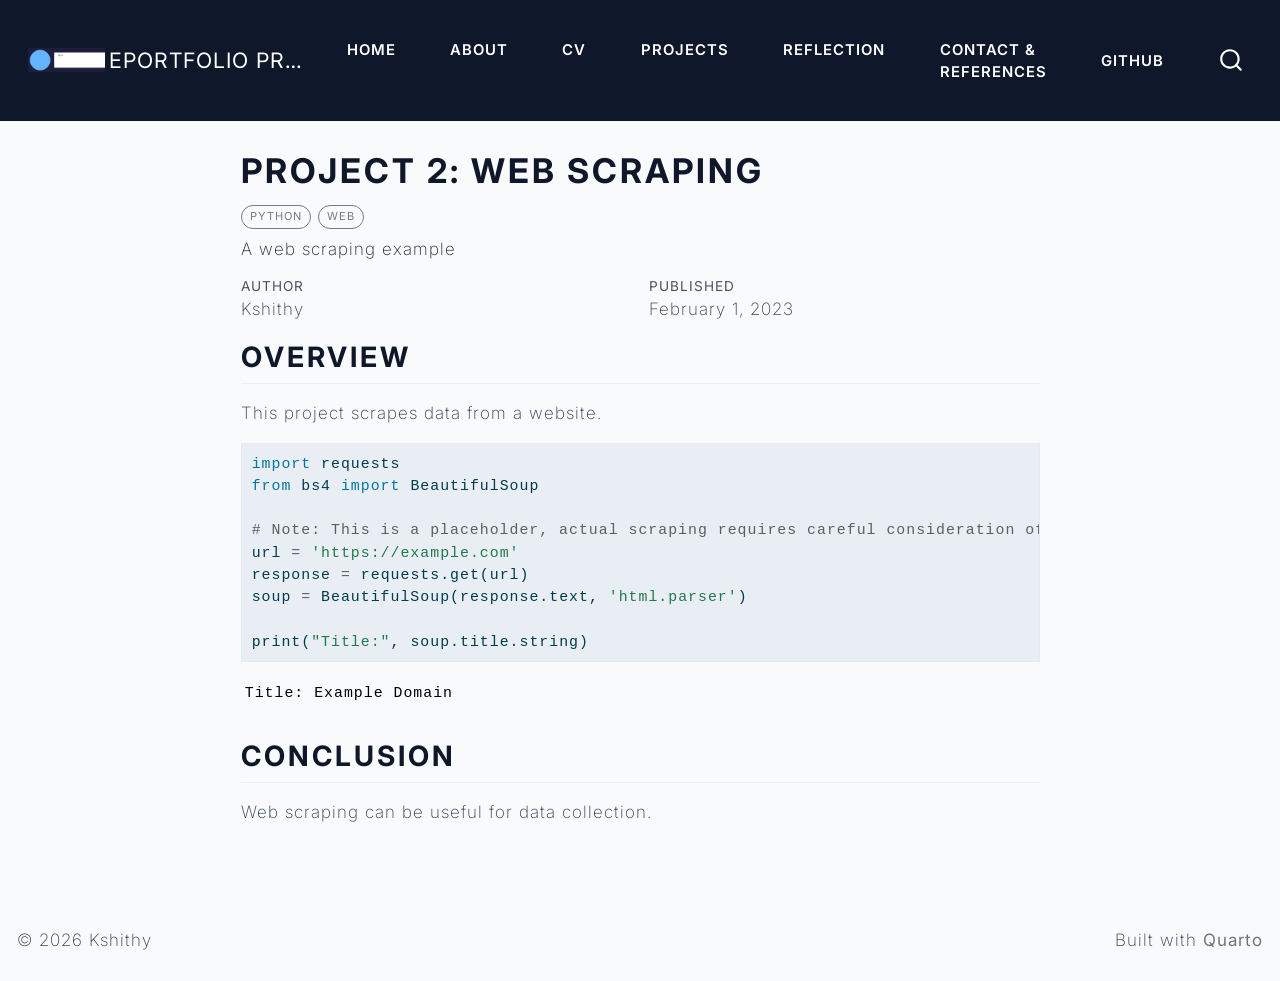
<file: docs/projects/list/project2.html>
<!DOCTYPE html>
<html xmlns="http://www.w3.org/1999/xhtml" lang="en" xml:lang="en"><head>

<meta charset="utf-8">
<meta name="generator" content="quarto-1.9.37">

<meta name="viewport" content="width=device-width, initial-scale=1.0, user-scalable=yes">

<meta name="author" content="Kshithy">
<meta name="dcterms.date" content="2023-02-01">
<meta name="description" content="A web scraping example">

<title>Project 2: Web Scraping – ePortfolio Project</title>
<style>
/* Default styles provided by pandoc.
** See https://pandoc.org/MANUAL.html#variables-for-html for config info.
*/
code{white-space: pre-wrap;}
span.smallcaps{font-variant: small-caps;}
div.columns{display: flex; gap: min(4vw, 1.5em);}
div.column{flex: auto; overflow-x: auto;}
div.hanging-indent{margin-left: 1.5em; text-indent: -1.5em;}
ul.task-list{list-style: none;}
ul.task-list li input[type="checkbox"] {
  width: 0.8em;
  margin: 0 0.8em 0.2em -1em; /* quarto-specific, see https://github.com/quarto-dev/quarto-cli/issues/4556 */ 
  vertical-align: middle;
}
/* CSS for syntax highlighting */
html { -webkit-text-size-adjust: 100%; }
pre > code.sourceCode { white-space: pre; position: relative; }
pre > code.sourceCode > span { display: inline-block; line-height: 1.25; }
pre > code.sourceCode > span:empty { height: 1.2em; }
.sourceCode { overflow: visible; }
code.sourceCode > span { color: inherit; text-decoration: inherit; }
div.sourceCode { margin: 1em 0; }
pre.sourceCode { margin: 0; }
@media screen {
div.sourceCode { overflow: auto; }
}
@media print {
pre > code.sourceCode { white-space: pre-wrap; }
pre > code.sourceCode > span { text-indent: -5em; padding-left: 5em; }
}
pre.numberSource code
  { counter-reset: source-line 0; }
pre.numberSource code > span
  { position: relative; left: -4em; counter-increment: source-line; }
pre.numberSource code > span > a:first-child::before
  { content: counter(source-line);
    position: relative; left: -1em; text-align: right; vertical-align: baseline;
    border: none; display: inline-block;
    -webkit-touch-callout: none; -webkit-user-select: none;
    -khtml-user-select: none; -moz-user-select: none;
    -ms-user-select: none; user-select: none;
    padding: 0 4px; width: 4em;
  }
pre.numberSource { margin-left: 3em;  padding-left: 4px; }
div.sourceCode
  {   }
@media screen {
pre > code.sourceCode > span > a:first-child::before { text-decoration: underline; }
}
</style>


<script src="../../site_libs/quarto-nav/quarto-nav.js"></script>
<script src="../../site_libs/quarto-nav/headroom.min.js"></script>
<script src="../../site_libs/clipboard/clipboard.min.js"></script>
<script src="../../site_libs/quarto-search/autocomplete.umd.js"></script>
<script src="../../site_libs/quarto-search/fuse.min.js"></script>
<script src="../../site_libs/quarto-search/quarto-search.js"></script>
<meta name="quarto:offset" content="../../">
<script src="../../site_libs/quarto-html/quarto.js" type="module"></script>
<script src="../../site_libs/quarto-html/tabsets/tabsets.js" type="module"></script>
<script src="../../site_libs/quarto-html/popper.min.js"></script>
<script src="../../site_libs/quarto-html/tippy.umd.min.js"></script>
<script src="../../site_libs/quarto-html/anchor.min.js"></script>
<link href="../../site_libs/quarto-html/tippy.css" rel="stylesheet">
<link href="../../site_libs/quarto-html/quarto-syntax-highlighting-7f8f88aac4f3542376d5c11b86a4c14d.css" rel="stylesheet" id="quarto-text-highlighting-styles">
<script src="../../site_libs/bootstrap/bootstrap.min.js"></script>
<link href="../../site_libs/bootstrap/bootstrap-icons.css" rel="stylesheet">
<link href="../../site_libs/bootstrap/bootstrap-4adbd6f74df824b0f58ebcffa012f4ee.min.css" rel="stylesheet" append-hash="true" id="quarto-bootstrap" data-mode="light">
<script id="quarto-search-options" type="application/json">{
  "location": "navbar",
  "copy-button": false,
  "collapse-after": 3,
  "panel-placement": "end",
  "type": "overlay",
  "limit": 50,
  "keyboard-shortcut": [
    "f",
    "/",
    "s"
  ],
  "show-item-context": false,
  "language": {
    "search-no-results-text": "No results",
    "search-matching-documents-text": "matching documents",
    "search-copy-link-title": "Copy link to search",
    "search-hide-matches-text": "Hide additional matches",
    "search-more-match-text": "more match in this document",
    "search-more-matches-text": "more matches in this document",
    "search-clear-button-title": "Clear",
    "search-text-placeholder": "",
    "search-detached-cancel-button-title": "Cancel",
    "search-submit-button-title": "Submit",
    "search-label": "Search"
  }
}</script>


</head>

<body class="nav-fixed fullcontent quarto-light">

<div id="quarto-search-results"></div>
  <header id="quarto-header" class="headroom fixed-top">
    <nav class="navbar navbar-expand-lg " data-bs-theme="dark">
      <div class="navbar-container container-fluid">
      <div class="navbar-brand-container mx-auto">
    <a href="../../index.html" class="navbar-brand navbar-brand-logo">
    <img src="../../images/logo.png" alt="" class="navbar-logo light-content">
    <img src="../../images/logo.png" alt="" class="navbar-logo dark-content">
    </a>
    <a class="navbar-brand" href="../../index.html">
    <span class="navbar-title">ePortfolio Project</span>
    </a>
  </div>
            <div id="quarto-search" class="" title="Search"></div>
          <button class="navbar-toggler" type="button" data-bs-toggle="collapse" data-bs-target="#navbarCollapse" aria-controls="navbarCollapse" role="menu" aria-expanded="false" aria-label="Toggle navigation" onclick="if (window.quartoToggleHeadroom) { window.quartoToggleHeadroom(); }">
  <span class="navbar-toggler-icon"></span>
</button>
          <div class="collapse navbar-collapse" id="navbarCollapse">
            <ul class="navbar-nav navbar-nav-scroll me-auto">
  <li class="nav-item">
    <a class="nav-link" href="../../index.html"> 
<span class="menu-text">Home</span></a>
  </li>  
  <li class="nav-item">
    <a class="nav-link" href="../../about.html"> 
<span class="menu-text">About</span></a>
  </li>  
  <li class="nav-item">
    <a class="nav-link" href="../../cv.html" target="_blank"> 
<span class="menu-text">CV</span></a>
  </li>  
  <li class="nav-item">
    <a class="nav-link" href="../../projects/index.html"> 
<span class="menu-text">Projects</span></a>
  </li>  
  <li class="nav-item">
    <a class="nav-link" href="../../reflection.html"> 
<span class="menu-text">Reflection</span></a>
  </li>  
  <li class="nav-item">
    <a class="nav-link" href="../../contact.html"> 
<span class="menu-text">Contact &amp; References</span></a>
  </li>  
</ul>
            <ul class="navbar-nav navbar-nav-scroll ms-auto">
  <li class="nav-item">
    <a class="nav-link" href="https://github.com/kshithy2000-png" target="_blank"> 
<span class="menu-text">GitHub</span></a>
  </li>  
</ul>
          </div> <!-- /navcollapse -->
            <div class="quarto-navbar-tools">
</div>
      </div> <!-- /container-fluid -->
    </nav>
</header>
<!-- content -->
<div id="quarto-content" class="quarto-container page-columns page-rows-contents page-layout-article page-navbar">
<!-- sidebar -->
<!-- margin-sidebar -->
    
<!-- main -->
<main class="content" id="quarto-document-content">

<header id="title-block-header" class="quarto-title-block default">
<div class="quarto-title">
<h1 class="title">Project 2: Web Scraping</h1>
  <div class="quarto-categories">
    <div class="quarto-category">python</div>
    <div class="quarto-category">web</div>
  </div>
  </div>

<div>
  <div class="description">
    A web scraping example
  </div>
</div>


<div class="quarto-title-meta">

    <div>
    <div class="quarto-title-meta-heading">Author</div>
    <div class="quarto-title-meta-contents">
             <p>Kshithy </p>
          </div>
  </div>
    
    <div>
    <div class="quarto-title-meta-heading">Published</div>
    <div class="quarto-title-meta-contents">
      <p class="date">February 1, 2023</p>
    </div>
  </div>
  
    
  </div>
  


</header>


<section id="overview" class="level2">
<h2 class="anchored" data-anchor-id="overview">Overview</h2>
<p>This project scrapes data from a website.</p>
<div id="758ccaa8" class="cell" data-execution_count="1">
<div class="code-copy-outer-scaffold"><div class="sourceCode cell-code" id="cb1"><pre class="sourceCode python code-with-copy"><code class="sourceCode python"><span id="cb1-1"><a href="#cb1-1" aria-hidden="true" tabindex="-1"></a><span class="im">import</span> requests</span>
<span id="cb1-2"><a href="#cb1-2" aria-hidden="true" tabindex="-1"></a><span class="im">from</span> bs4 <span class="im">import</span> BeautifulSoup</span>
<span id="cb1-3"><a href="#cb1-3" aria-hidden="true" tabindex="-1"></a></span>
<span id="cb1-4"><a href="#cb1-4" aria-hidden="true" tabindex="-1"></a><span class="co"># Note: This is a placeholder, actual scraping requires careful consideration of terms of service</span></span>
<span id="cb1-5"><a href="#cb1-5" aria-hidden="true" tabindex="-1"></a>url <span class="op">=</span> <span class="st">'https://example.com'</span></span>
<span id="cb1-6"><a href="#cb1-6" aria-hidden="true" tabindex="-1"></a>response <span class="op">=</span> requests.get(url)</span>
<span id="cb1-7"><a href="#cb1-7" aria-hidden="true" tabindex="-1"></a>soup <span class="op">=</span> BeautifulSoup(response.text, <span class="st">'html.parser'</span>)</span>
<span id="cb1-8"><a href="#cb1-8" aria-hidden="true" tabindex="-1"></a></span>
<span id="cb1-9"><a href="#cb1-9" aria-hidden="true" tabindex="-1"></a><span class="bu">print</span>(<span class="st">"Title:"</span>, soup.title.string)</span></code></pre></div><button title="Copy to Clipboard" class="code-copy-button"><i class="bi"></i></button></div>
<div class="cell-output cell-output-stdout">
<pre><code>Title: Example Domain</code></pre>
</div>
</div>
</section>
<section id="conclusion" class="level2">
<h2 class="anchored" data-anchor-id="conclusion">Conclusion</h2>
<p>Web scraping can be useful for data collection.</p>


</section>

</main> <!-- /main -->
<script id="quarto-html-after-body" type="application/javascript">
  window.document.addEventListener("DOMContentLoaded", function (event) {
    const icon = "";
    const anchorJS = new window.AnchorJS();
    anchorJS.options = {
      placement: 'right',
      icon: icon
    };
    anchorJS.add('.anchored');
    const isCodeAnnotation = (el) => {
      for (const clz of el.classList) {
        if (clz.startsWith('code-annotation-')) {                     
          return true;
        }
      }
      return false;
    }
    const onCopySuccess = function(e) {
      // button target
      const button = e.trigger;
      // don't keep focus
      button.blur();
      // flash "checked"
      button.classList.add('code-copy-button-checked');
      var currentTitle = button.getAttribute("title");
      button.setAttribute("title", "Copied!");
      let tooltip;
      if (window.bootstrap) {
        button.setAttribute("data-bs-toggle", "tooltip");
        button.setAttribute("data-bs-placement", "left");
        button.setAttribute("data-bs-title", "Copied!");
        tooltip = new bootstrap.Tooltip(button, 
          { trigger: "manual", 
            customClass: "code-copy-button-tooltip",
            offset: [0, -8]});
        tooltip.show();    
      }
      setTimeout(function() {
        if (tooltip) {
          tooltip.hide();
          button.removeAttribute("data-bs-title");
          button.removeAttribute("data-bs-toggle");
          button.removeAttribute("data-bs-placement");
        }
        button.setAttribute("title", currentTitle);
        button.classList.remove('code-copy-button-checked');
      }, 1000);
      // clear code selection
      e.clearSelection();
    }
    const getTextToCopy = function(trigger) {
      const outerScaffold = trigger.parentElement.cloneNode(true);
      const codeEl = outerScaffold.querySelector('code');
      for (const childEl of codeEl.children) {
        if (isCodeAnnotation(childEl)) {
          childEl.remove();
        }
      }
      return codeEl.innerText;
    }
    const clipboard = new window.ClipboardJS('.code-copy-button:not([data-in-quarto-modal])', {
      text: getTextToCopy
    });
    clipboard.on('success', onCopySuccess);
    if (window.document.getElementById('quarto-embedded-source-code-modal')) {
      const clipboardModal = new window.ClipboardJS('.code-copy-button[data-in-quarto-modal]', {
        text: getTextToCopy,
        container: window.document.getElementById('quarto-embedded-source-code-modal')
      });
      clipboardModal.on('success', onCopySuccess);
    }
      var localhostRegex = new RegExp(/^(?:http|https):\/\/localhost\:?[0-9]*\//);
      var mailtoRegex = new RegExp(/^mailto:/);
        var filterRegex = new RegExp('/' + window.location.host + '/');
      var isInternal = (href) => {
          return filterRegex.test(href) || localhostRegex.test(href) || mailtoRegex.test(href);
      }
      // Inspect non-navigation links and adorn them if external
     var links = window.document.querySelectorAll('a[href]:not(.nav-link):not(.navbar-brand):not(.toc-action):not(.sidebar-link):not(.sidebar-item-toggle):not(.pagination-link):not(.no-external):not([aria-hidden]):not(.dropdown-item):not(.quarto-navigation-tool):not(.about-link)');
      for (var i=0; i<links.length; i++) {
        const link = links[i];
        if (!isInternal(link.href)) {
          // undo the damage that might have been done by quarto-nav.js in the case of
          // links that we want to consider external
          if (link.dataset.originalHref !== undefined) {
            link.href = link.dataset.originalHref;
          }
        }
      }
    function tippyHover(el, contentFn, onTriggerFn, onUntriggerFn) {
      const config = {
        allowHTML: true,
        maxWidth: 500,
        delay: 100,
        arrow: false,
        appendTo: function(el) {
            return el.parentElement;
        },
        interactive: true,
        interactiveBorder: 10,
        theme: 'quarto',
        placement: 'bottom-start',
      };
      if (contentFn) {
        config.content = contentFn;
      }
      if (onTriggerFn) {
        config.onTrigger = onTriggerFn;
      }
      if (onUntriggerFn) {
        config.onUntrigger = onUntriggerFn;
      }
      window.tippy(el, config); 
    }
    const noterefs = window.document.querySelectorAll('a[role="doc-noteref"]');
    for (var i=0; i<noterefs.length; i++) {
      const ref = noterefs[i];
      tippyHover(ref, function() {
        // use id or data attribute instead here
        let href = ref.getAttribute('data-footnote-href') || ref.getAttribute('href');
        try { href = new URL(href).hash; } catch {}
        const id = href.replace(/^#\/?/, "");
        const note = window.document.getElementById(id);
        if (note) {
          return note.innerHTML;
        } else {
          return "";
        }
      });
    }
    const xrefs = window.document.querySelectorAll('a.quarto-xref');
    const processXRef = (id, note) => {
      // Strip column container classes
      const stripColumnClz = (el) => {
        el.classList.remove("page-full", "page-columns");
        if (el.children) {
          for (const child of el.children) {
            stripColumnClz(child);
          }
        }
      }
      stripColumnClz(note)
      if (id === null || id.startsWith('sec-')) {
        // Special case sections, only their first couple elements
        const container = document.createElement("div");
        if (note.children && note.children.length > 2) {
          container.appendChild(note.children[0].cloneNode(true));
          for (let i = 1; i < note.children.length; i++) {
            const child = note.children[i];
            if (child.tagName === "P" && child.innerText === "") {
              continue;
            } else {
              container.appendChild(child.cloneNode(true));
              break;
            }
          }
          if (window.Quarto?.typesetMath) {
            window.Quarto.typesetMath(container);
          }
          return container.innerHTML
        } else {
          if (window.Quarto?.typesetMath) {
            window.Quarto.typesetMath(note);
          }
          return note.innerHTML;
        }
      } else {
        // Remove any anchor links if they are present
        const anchorLink = note.querySelector('a.anchorjs-link');
        if (anchorLink) {
          anchorLink.remove();
        }
        if (window.Quarto?.typesetMath) {
          window.Quarto.typesetMath(note);
        }
        if (note.classList.contains("callout")) {
          return note.outerHTML;
        } else {
          return note.innerHTML;
        }
      }
    }
    for (var i=0; i<xrefs.length; i++) {
      const xref = xrefs[i];
      tippyHover(xref, undefined, function(instance) {
        instance.disable();
        let url = xref.getAttribute('href');
        let hash = undefined; 
        if (url.startsWith('#')) {
          hash = url;
        } else {
          try { hash = new URL(url).hash; } catch {}
        }
        if (hash) {
          const id = hash.replace(/^#\/?/, "");
          const note = window.document.getElementById(id);
          if (note !== null) {
            try {
              const html = processXRef(id, note.cloneNode(true));
              instance.setContent(html);
            } finally {
              instance.enable();
              instance.show();
            }
          } else {
            // See if we can fetch this
            fetch(url.split('#')[0])
            .then(res => res.text())
            .then(html => {
              const parser = new DOMParser();
              const htmlDoc = parser.parseFromString(html, "text/html");
              const note = htmlDoc.getElementById(id);
              if (note !== null) {
                const html = processXRef(id, note);
                instance.setContent(html);
              } 
            }).finally(() => {
              instance.enable();
              instance.show();
            });
          }
        } else {
          // See if we can fetch a full url (with no hash to target)
          // This is a special case and we should probably do some content thinning / targeting
          fetch(url)
          .then(res => res.text())
          .then(html => {
            const parser = new DOMParser();
            const htmlDoc = parser.parseFromString(html, "text/html");
            const note = htmlDoc.querySelector('main.content');
            if (note !== null) {
              // This should only happen for chapter cross references
              // (since there is no id in the URL)
              // remove the first header
              if (note.children.length > 0 && note.children[0].tagName === "HEADER") {
                note.children[0].remove();
              }
              const html = processXRef(null, note);
              instance.setContent(html);
            } 
          }).finally(() => {
            instance.enable();
            instance.show();
          });
        }
      }, function(instance) {
      });
    }
        let selectedAnnoteEl;
        const selectorForAnnotation = ( cell, annotation) => {
          let cellAttr = 'data-code-cell="' + cell + '"';
          let lineAttr = 'data-code-annotation="' +  annotation + '"';
          const selector = 'span[' + cellAttr + '][' + lineAttr + ']';
          return selector;
        }
        const selectCodeLines = (annoteEl) => {
          const doc = window.document;
          const targetCell = annoteEl.getAttribute("data-target-cell");
          const targetAnnotation = annoteEl.getAttribute("data-target-annotation");
          const annoteSpan = window.document.querySelector(selectorForAnnotation(targetCell, targetAnnotation));
          const lines = annoteSpan.getAttribute("data-code-lines").split(",");
          const lineIds = lines.map((line) => {
            return targetCell + "-" + line;
          })
          let top = null;
          let height = null;
          let parent = null;
          if (lineIds.length > 0) {
              //compute the position of the single el (top and bottom and make a div)
              const el = window.document.getElementById(lineIds[0]);
              top = el.offsetTop;
              height = el.offsetHeight;
              parent = el.parentElement.parentElement;
            if (lineIds.length > 1) {
              const lastEl = window.document.getElementById(lineIds[lineIds.length - 1]);
              const bottom = lastEl.offsetTop + lastEl.offsetHeight;
              height = bottom - top;
            }
            if (top !== null && height !== null && parent !== null) {
              // cook up a div (if necessary) and position it 
              let div = window.document.getElementById("code-annotation-line-highlight");
              if (div === null) {
                div = window.document.createElement("div");
                div.setAttribute("id", "code-annotation-line-highlight");
                div.style.position = 'absolute';
                parent.appendChild(div);
              }
              div.style.top = top - 2 + "px";
              div.style.height = height + 4 + "px";
              div.style.left = 0;
              let gutterDiv = window.document.getElementById("code-annotation-line-highlight-gutter");
              if (gutterDiv === null) {
                gutterDiv = window.document.createElement("div");
                gutterDiv.setAttribute("id", "code-annotation-line-highlight-gutter");
                gutterDiv.style.position = 'absolute';
                const codeCell = window.document.getElementById(targetCell);
                const gutter = codeCell.querySelector('.code-annotation-gutter');
                gutter.appendChild(gutterDiv);
              }
              gutterDiv.style.top = top - 2 + "px";
              gutterDiv.style.height = height + 4 + "px";
            }
            selectedAnnoteEl = annoteEl;
          }
        };
        const unselectCodeLines = () => {
          const elementsIds = ["code-annotation-line-highlight", "code-annotation-line-highlight-gutter"];
          elementsIds.forEach((elId) => {
            const div = window.document.getElementById(elId);
            if (div) {
              div.remove();
            }
          });
          selectedAnnoteEl = undefined;
        };
          // Handle positioning of the toggle
      window.addEventListener(
        "resize",
        throttle(() => {
          elRect = undefined;
          if (selectedAnnoteEl) {
            selectCodeLines(selectedAnnoteEl);
          }
        }, 10)
      );
      function throttle(fn, ms) {
      let throttle = false;
      let timer;
        return (...args) => {
          if(!throttle) { // first call gets through
              fn.apply(this, args);
              throttle = true;
          } else { // all the others get throttled
              if(timer) clearTimeout(timer); // cancel #2
              timer = setTimeout(() => {
                fn.apply(this, args);
                timer = throttle = false;
              }, ms);
          }
        };
      }
        // Attach click handler to the DT
        const annoteDls = window.document.querySelectorAll('dt[data-target-cell]');
        for (const annoteDlNode of annoteDls) {
          annoteDlNode.addEventListener('click', (event) => {
            const clickedEl = event.target;
            if (clickedEl !== selectedAnnoteEl) {
              unselectCodeLines();
              const activeEl = window.document.querySelector('dt[data-target-cell].code-annotation-active');
              if (activeEl) {
                activeEl.classList.remove('code-annotation-active');
              }
              selectCodeLines(clickedEl);
              clickedEl.classList.add('code-annotation-active');
            } else {
              // Unselect the line
              unselectCodeLines();
              clickedEl.classList.remove('code-annotation-active');
            }
          });
        }
    const findCites = (el) => {
      const parentEl = el.parentElement;
      if (parentEl) {
        const cites = parentEl.dataset.cites;
        if (cites) {
          return {
            el,
            cites: cites.split(' ')
          };
        } else {
          return findCites(el.parentElement)
        }
      } else {
        return undefined;
      }
    };
    var bibliorefs = window.document.querySelectorAll('a[role="doc-biblioref"]');
    for (var i=0; i<bibliorefs.length; i++) {
      const ref = bibliorefs[i];
      const citeInfo = findCites(ref);
      if (citeInfo) {
        tippyHover(citeInfo.el, function() {
          var popup = window.document.createElement('div');
          citeInfo.cites.forEach(function(cite) {
            var citeDiv = window.document.createElement('div');
            citeDiv.classList.add('hanging-indent');
            citeDiv.classList.add('csl-entry');
            var biblioDiv = window.document.getElementById('ref-' + cite);
            if (biblioDiv) {
              citeDiv.innerHTML = biblioDiv.innerHTML;
            }
            popup.appendChild(citeDiv);
          });
          return popup.innerHTML;
        });
      }
    }
  });
  </script>
</div> <!-- /content -->
<footer class="footer">
  <div class="nav-footer">
    <div class="nav-footer-left">
<p>© 2026 Kshithy</p>
</div>   
    <div class="nav-footer-center">
      &nbsp;
    </div>
    <div class="nav-footer-right">
<p>Built with <a href="https://quarto.org/">Quarto</a></p>
</div>
  </div>
</footer>




</body></html>
</file>
<file: docs/site_libs/quarto-html/tippy.css>
.tippy-box[data-animation=fade][data-state=hidden]{opacity:0}[data-tippy-root]{max-width:calc(100vw - 10px)}.tippy-box{position:relative;background-color:#333;color:#fff;border-radius:4px;font-size:14px;line-height:1.4;white-space:normal;outline:0;transition-property:transform,visibility,opacity}.tippy-box[data-placement^=top]>.tippy-arrow{bottom:0}.tippy-box[data-placement^=top]>.tippy-arrow:before{bottom:-7px;left:0;border-width:8px 8px 0;border-top-color:initial;transform-origin:center top}.tippy-box[data-placement^=bottom]>.tippy-arrow{top:0}.tippy-box[data-placement^=bottom]>.tippy-arrow:before{top:-7px;left:0;border-width:0 8px 8px;border-bottom-color:initial;transform-origin:center bottom}.tippy-box[data-placement^=left]>.tippy-arrow{right:0}.tippy-box[data-placement^=left]>.tippy-arrow:before{border-width:8px 0 8px 8px;border-left-color:initial;right:-7px;transform-origin:center left}.tippy-box[data-placement^=right]>.tippy-arrow{left:0}.tippy-box[data-placement^=right]>.tippy-arrow:before{left:-7px;border-width:8px 8px 8px 0;border-right-color:initial;transform-origin:center right}.tippy-box[data-inertia][data-state=visible]{transition-timing-function:cubic-bezier(.54,1.5,.38,1.11)}.tippy-arrow{width:16px;height:16px;color:#333}.tippy-arrow:before{content:"";position:absolute;border-color:transparent;border-style:solid}.tippy-content{position:relative;padding:5px 9px;z-index:1}
</file>
<file: docs/site_libs/quarto-html/quarto-syntax-highlighting-7f8f88aac4f3542376d5c11b86a4c14d.css>
/* quarto syntax highlight colors */
:root {
  --quarto-hl-ot-color: #003B4F;
  --quarto-hl-at-color: #657422;
  --quarto-hl-ss-color: #20794D;
  --quarto-hl-an-color: #5E5E5E;
  --quarto-hl-fu-color: #4758AB;
  --quarto-hl-st-color: #20794D;
  --quarto-hl-cf-color: #003B4F;
  --quarto-hl-op-color: #5E5E5E;
  --quarto-hl-er-color: #AD0000;
  --quarto-hl-bn-color: #AD0000;
  --quarto-hl-al-color: #AD0000;
  --quarto-hl-va-color: #111111;
  --quarto-hl-bu-color: inherit;
  --quarto-hl-ex-color: inherit;
  --quarto-hl-pp-color: #AD0000;
  --quarto-hl-in-color: #5E5E5E;
  --quarto-hl-vs-color: #20794D;
  --quarto-hl-wa-color: #5E5E5E;
  --quarto-hl-do-color: #5E5E5E;
  --quarto-hl-im-color: #00769E;
  --quarto-hl-ch-color: #20794D;
  --quarto-hl-dt-color: #AD0000;
  --quarto-hl-fl-color: #AD0000;
  --quarto-hl-co-color: #5E5E5E;
  --quarto-hl-cv-color: #5E5E5E;
  --quarto-hl-cn-color: #8f5902;
  --quarto-hl-sc-color: #5E5E5E;
  --quarto-hl-dv-color: #AD0000;
  --quarto-hl-kw-color: #003B4F;
}

/* other quarto variables */
:root {
  --quarto-font-monospace: SFMono-Regular, Menlo, Monaco, Consolas, "Liberation Mono", "Courier New", monospace;
}

/* syntax highlight based on Pandoc's rules */
pre > code.sourceCode > span {
  color: #003B4F;
}

code.sourceCode > span {
  color: #003B4F;
}

div.sourceCode,
div.sourceCode pre.sourceCode {
  color: #003B4F;
}

/* Normal */
code span {
  color: #003B4F;
}

/* Alert */
code span.al {
  color: #AD0000;
  font-style: inherit;
}

/* Annotation */
code span.an {
  color: #5E5E5E;
  font-style: inherit;
}

/* Attribute */
code span.at {
  color: #657422;
  font-style: inherit;
}

/* BaseN */
code span.bn {
  color: #AD0000;
  font-style: inherit;
}

/* BuiltIn */
code span.bu {
  font-style: inherit;
}

/* ControlFlow */
code span.cf {
  color: #003B4F;
  font-weight: bold;
  font-style: inherit;
}

/* Char */
code span.ch {
  color: #20794D;
  font-style: inherit;
}

/* Constant */
code span.cn {
  color: #8f5902;
  font-style: inherit;
}

/* Comment */
code span.co {
  color: #5E5E5E;
  font-style: inherit;
}

/* CommentVar */
code span.cv {
  color: #5E5E5E;
  font-style: italic;
}

/* Documentation */
code span.do {
  color: #5E5E5E;
  font-style: italic;
}

/* DataType */
code span.dt {
  color: #AD0000;
  font-style: inherit;
}

/* DecVal */
code span.dv {
  color: #AD0000;
  font-style: inherit;
}

/* Error */
code span.er {
  color: #AD0000;
  font-style: inherit;
}

/* Extension */
code span.ex {
  font-style: inherit;
}

/* Float */
code span.fl {
  color: #AD0000;
  font-style: inherit;
}

/* Function */
code span.fu {
  color: #4758AB;
  font-style: inherit;
}

/* Import */
code span.im {
  color: #00769E;
  font-style: inherit;
}

/* Information */
code span.in {
  color: #5E5E5E;
  font-style: inherit;
}

/* Keyword */
code span.kw {
  color: #003B4F;
  font-weight: bold;
  font-style: inherit;
}

/* Operator */
code span.op {
  color: #5E5E5E;
  font-style: inherit;
}

/* Other */
code span.ot {
  color: #003B4F;
  font-style: inherit;
}

/* Preprocessor */
code span.pp {
  color: #AD0000;
  font-style: inherit;
}

/* SpecialChar */
code span.sc {
  color: #5E5E5E;
  font-style: inherit;
}

/* SpecialString */
code span.ss {
  color: #20794D;
  font-style: inherit;
}

/* String */
code span.st {
  color: #20794D;
  font-style: inherit;
}

/* Variable */
code span.va {
  color: #111111;
  font-style: inherit;
}

/* VerbatimString */
code span.vs {
  color: #20794D;
  font-style: inherit;
}

/* Warning */
code span.wa {
  color: #5E5E5E;
  font-style: italic;
}

.prevent-inlining {
  content: "</";
}

/*# sourceMappingURL=789ad8cd35626ba772517505b42a116e.css.map */
</file>
<file: docs/site_libs/quarto-contrib/fontawesome6-6.7.2/latex-fontsize.css>
.fa-tiny {
  font-size: 0.5em;
}
.fa-scriptsize {
  font-size: 0.7em;
}
.fa-footnotesize {
  font-size: 0.8em;
}
.fa-small {
  font-size: 0.9em;
}
.fa-normalsize {
  font-size: 1em;
}
.fa-large {
  font-size: 1.2em;
}
.fa-Large {
  font-size: 1.5em;
}
.fa-LARGE {
  font-size: 1.75em;
}
.fa-huge {
  font-size: 2em;
}
.fa-Huge {
  font-size: 2.5em;
}
</file>
